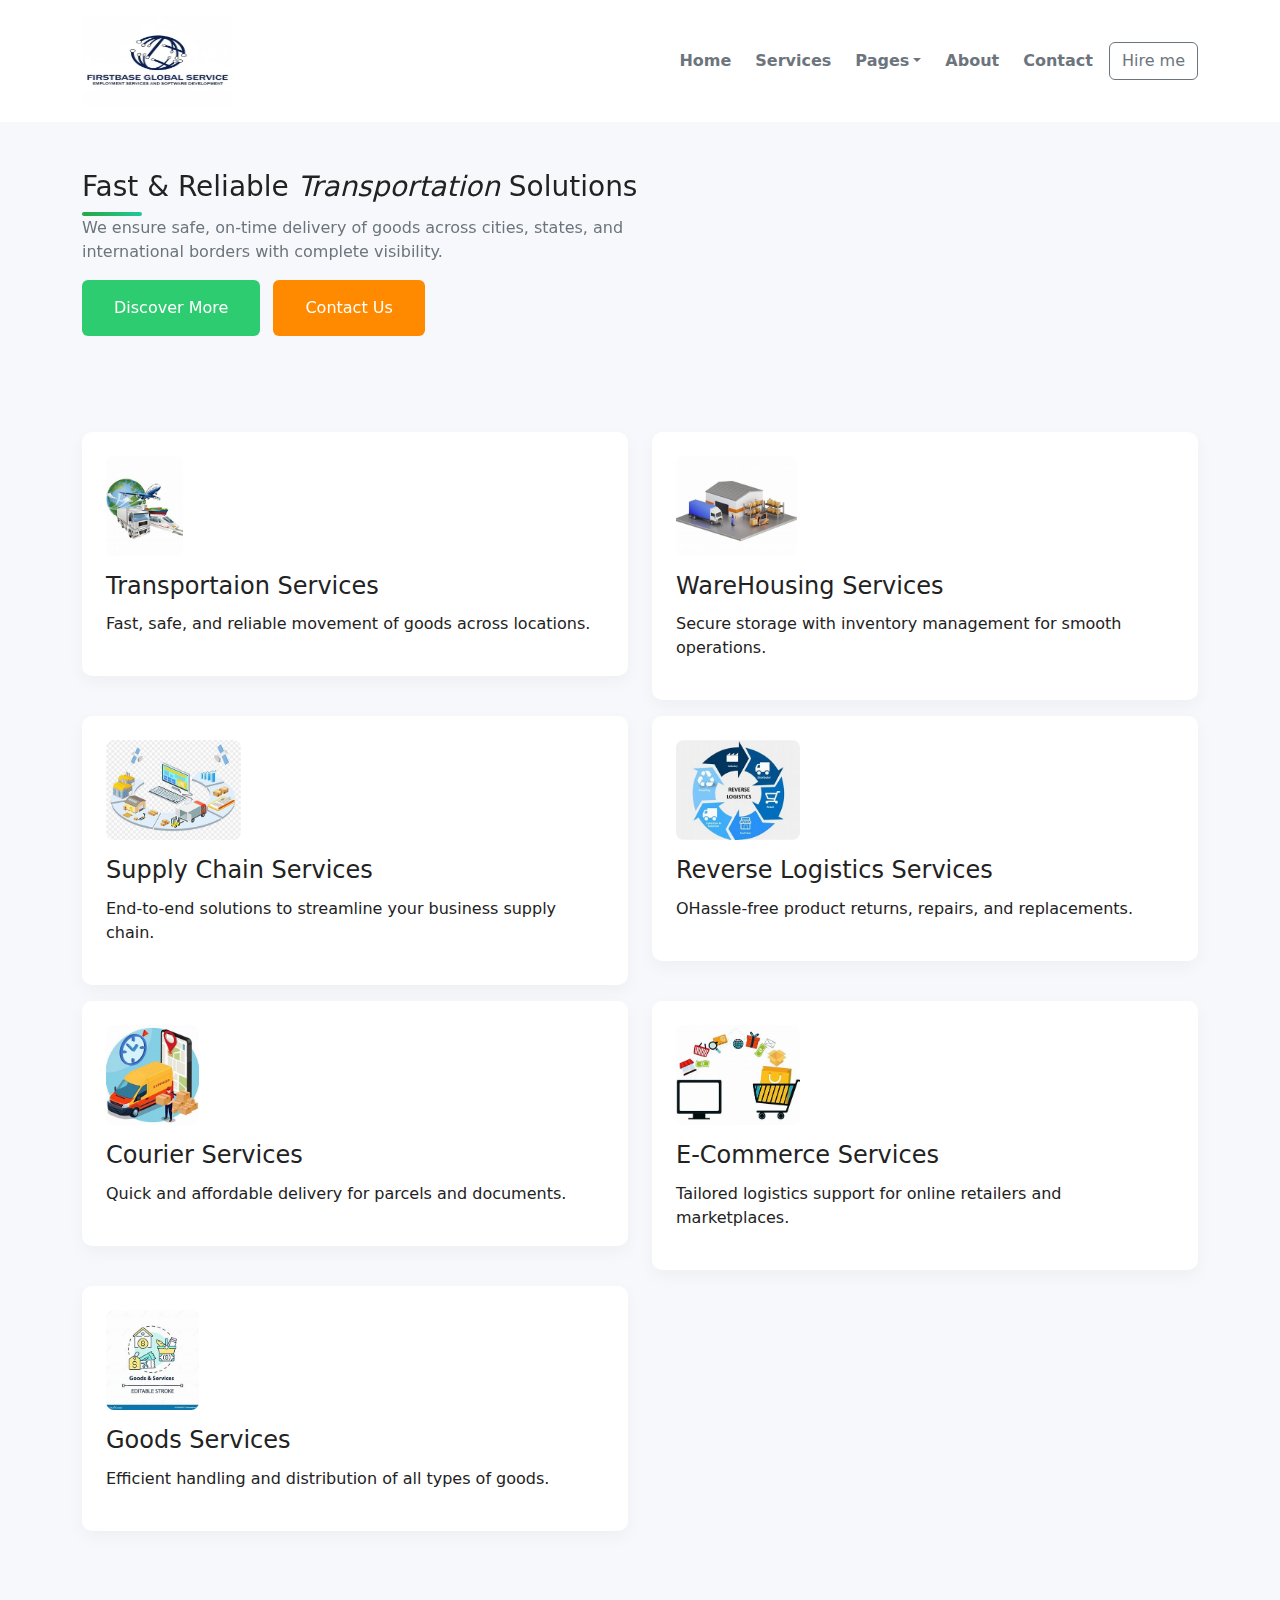
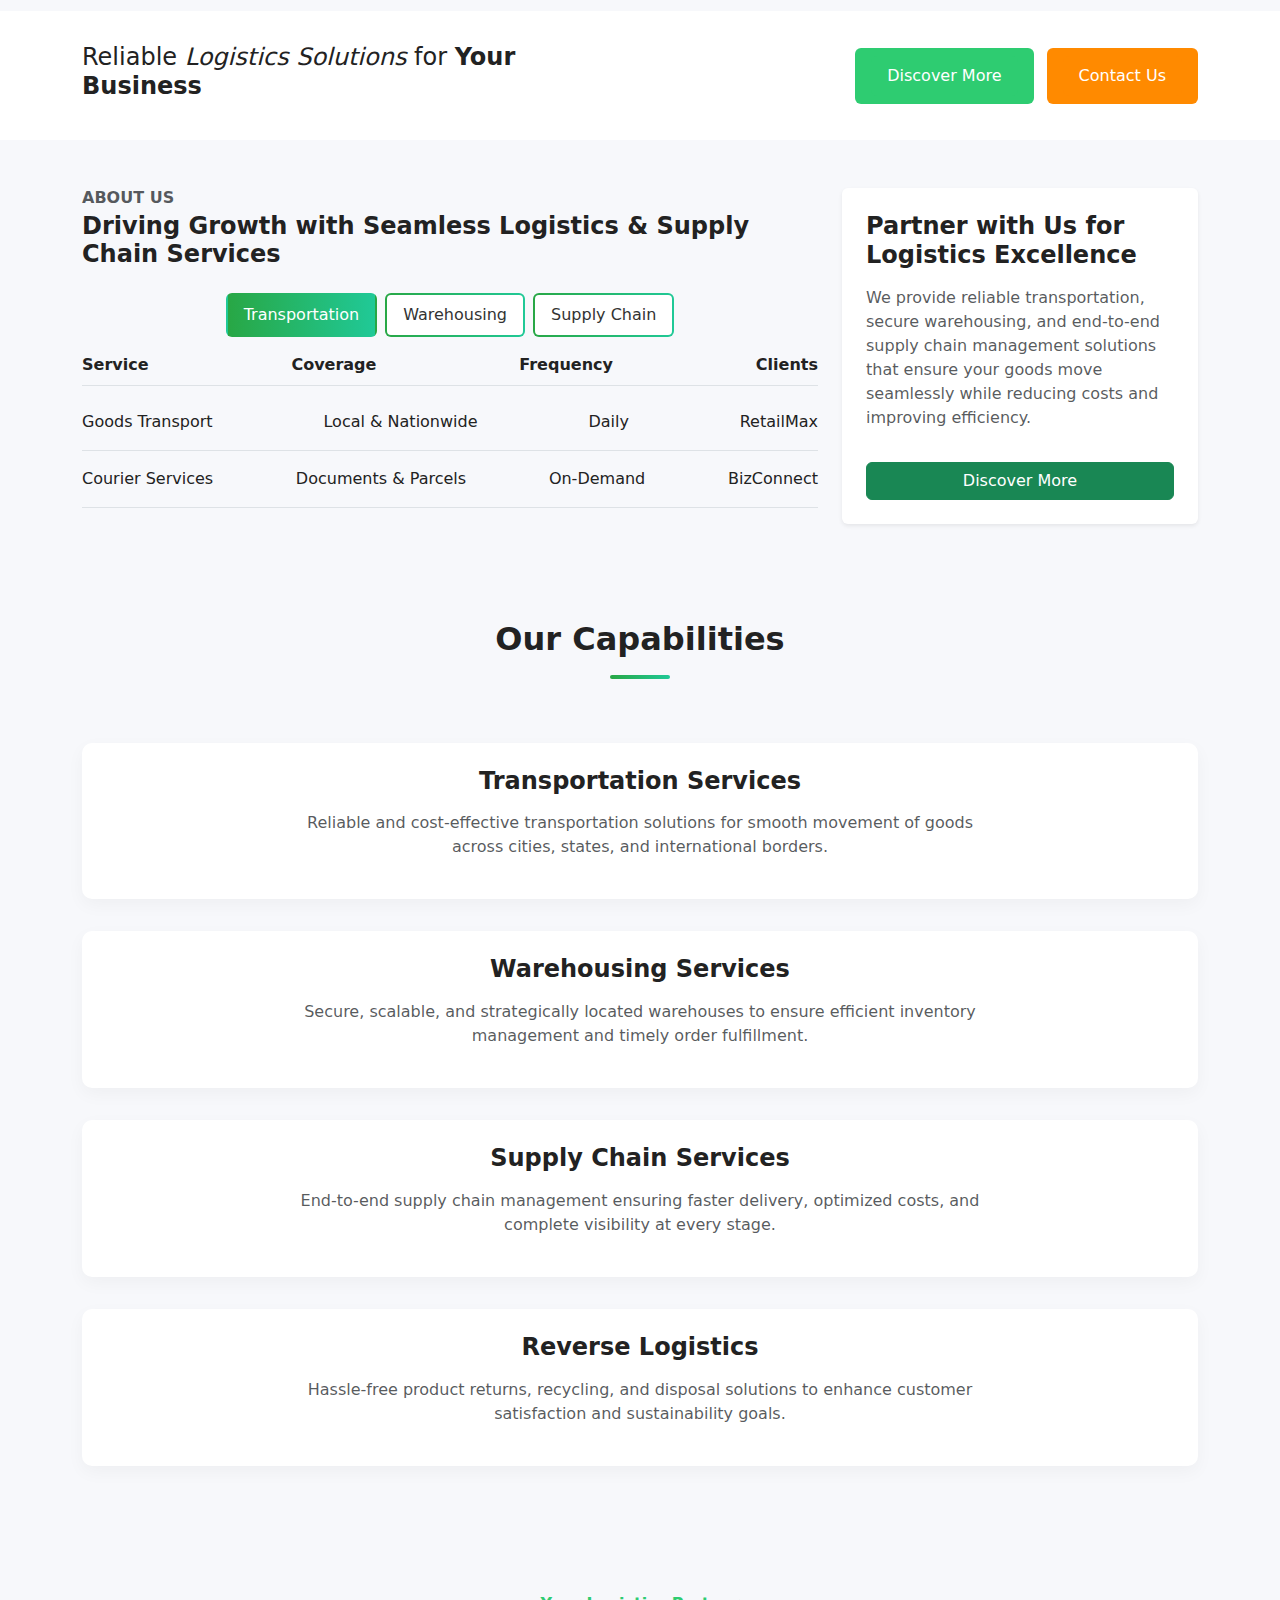
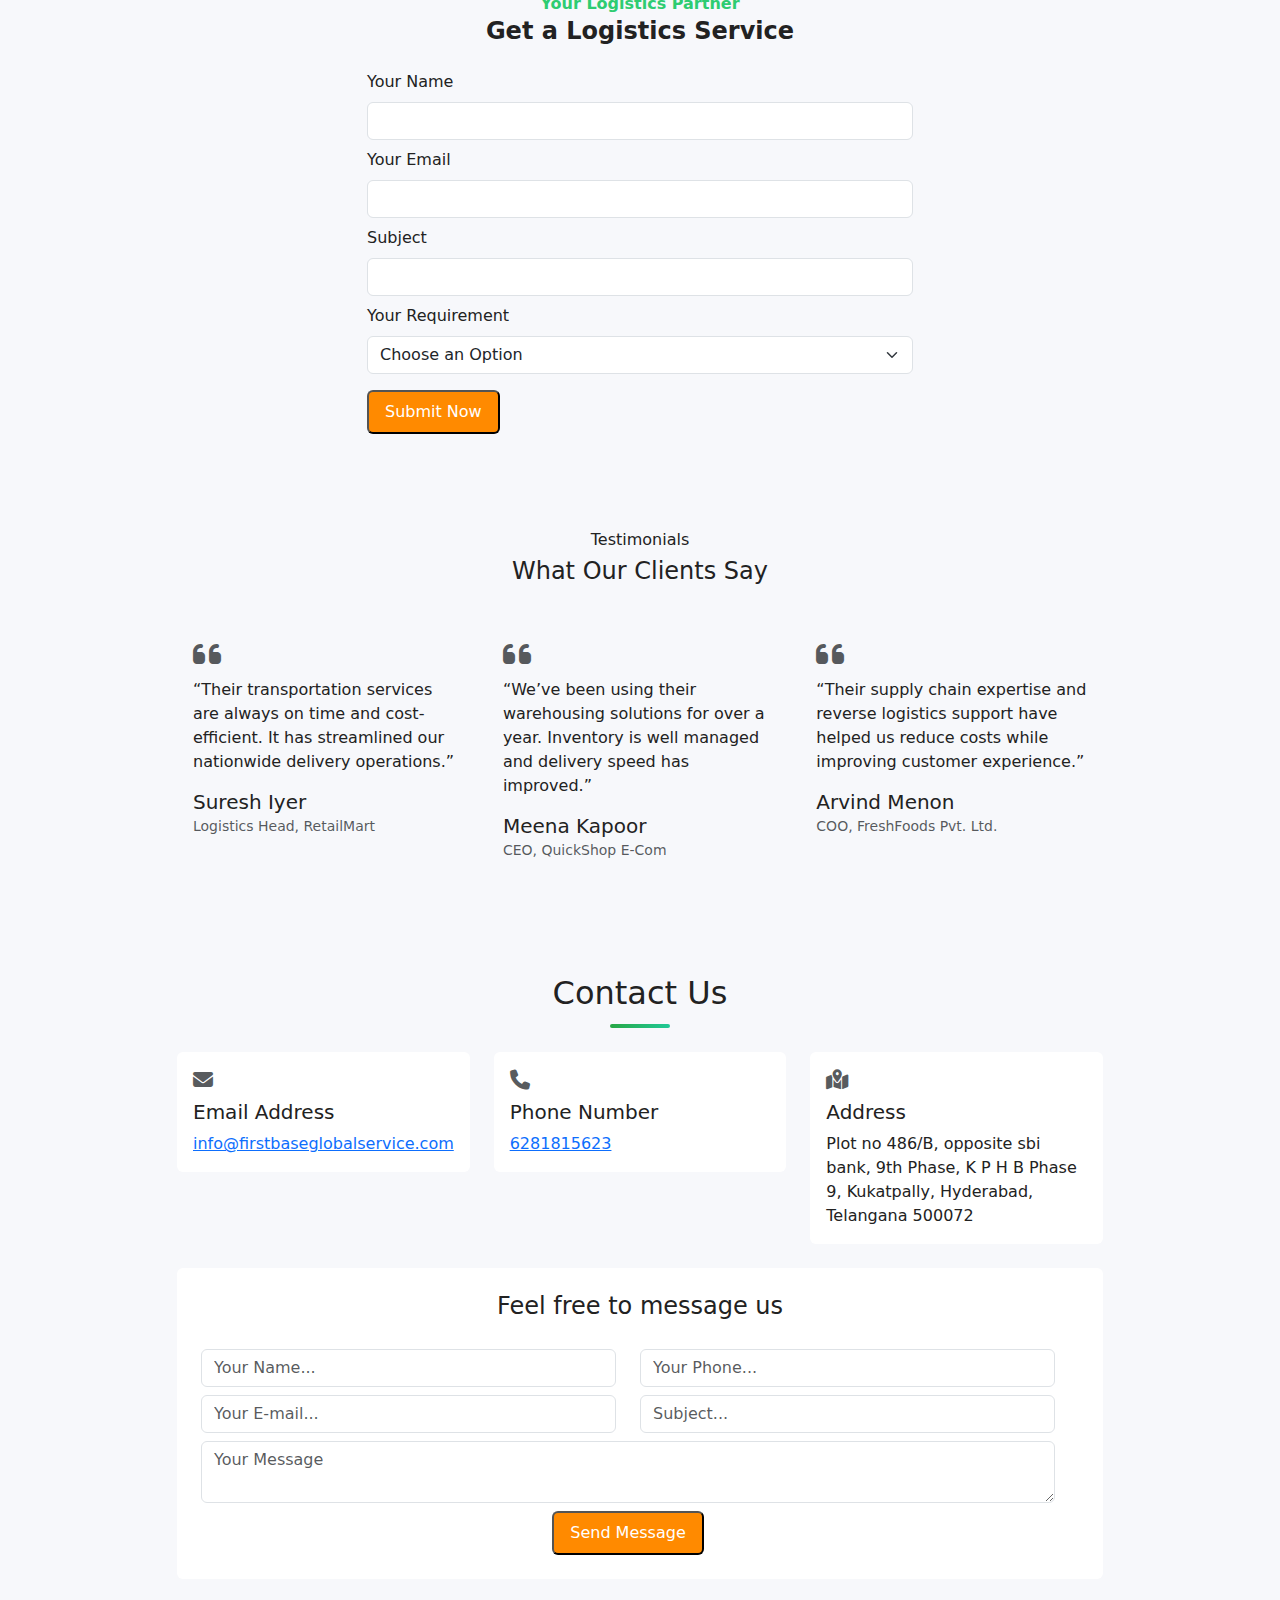
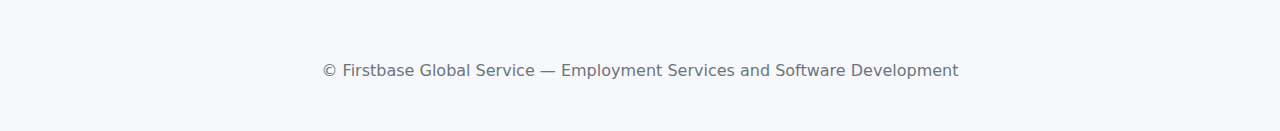
<file: logistics.html>
<!DOCTYPE html>
<html lang="en">
<head>
  <meta charset="utf-8" />
  <meta name="viewport" content="width=device-width, initial-scale=1" />
  <title>Logistics Page</title>

  <!-- Google font -->
  <link href="https://fonts.googleapis.com/css2?family=Poppins:wght@300;400;600;700&display=swap" rel="stylesheet">

  <!-- Bootstrap 5 -->
  <link href="https://cdn.jsdelivr.net/npm/bootstrap@5.3.3/dist/css/bootstrap.min.css" rel="stylesheet">

  <!-- Font Awesome -->
  <link rel="stylesheet" href="https://cdnjs.cloudflare.com/ajax/libs/font-awesome/6.5.0/css/all.min.css">

  <link rel="stylesheet" href="sl.css">
</head>
<body>

    <!-- Header -->
    <!-- NAVBAR -->
    <nav class="navbar navbar-expand-lg bg-white sticky-top">
    <div class="container">
        <a href="#">
          <img src="Imgaes/website-logo.jpeg" alt="Firstbase Global Service" height="90px" width="150px">
        </a>
        <button class="navbar-toggler" type="button" data-bs-toggle="collapse" data-bs-target="#navmenu"
                aria-controls="navmenu" aria-expanded="false" aria-label="Toggle navigation">
        <span class="navbar-toggler-icon"></span>
        </button>

        <div class="collapse navbar-collapse justify-content-end" id="navmenu">
        <ul class="navbar-nav gap-2 align-items-lg-center">
            <li class="nav-item"><a class="nav-link" href="index.html">Home</a></li>
            <li class="nav-item"><a class="nav-link" href="#services">Services</a></li>
            <li class="nav-item dropdown">
                <a class="nav-link dropdown-toggle" href="#" id="pagesDrop" role="button" data-bs-toggle="dropdown" aria-expanded="false">Pages</a>
                <ul class="dropdown-menu" aria-labelledby="pagesDrop">
                    <li><a class="dropdown-item" href="#services">Transportaion Services</a></li>
                    <li><a class="dropdown-item" href="#services">WareHousing Services</a></li>
                    <li><a class="dropdown-item" href="#services">Supply Chain Services</a></li>
                    <li><a class="dropdown-item" href="#services">Reverse Logistics Services</a></li>
                    <li><a class="dropdown-item" href="#services">Courier Services</a></li>
                    <li><a class="dropdown-item" href="#services">E-Commerce Services</a></li>
                    <li><a class="dropdown-item" href="#services">Goods Services</a></li>
                </ul>
            </li>
            <li class="nav-item"><a class="nav-link" href="#about">About</a></li>
            <li class="nav-item"><a class="nav-link" href="#contact">Contact</a></li>
            <li class="nav-item d-none d-lg-block"><a class="btn btn-outline-secondary" href="#contact">Hire me</a></li>
        </ul>
        </div>
    </div>
    </nav>

  <div class="bgcolor">
    <!-- Main carousel (Home) -->
    <section id="top" class="page-section">
      <div id="homeCarousel" class="carousel slide" data-bs-ride="carousel">
        <div class="carousel-inner">
          <div class="carousel-item active">
            <div class="container">
              <div class="row align-items-center">
                <div class="col-lg-7">
                  <div class="header-text">
                    <h3>Fast &amp; Reliable <em>Transportation</em> Solutions</h3>
                    <div class="div-dec"></div>
                    <p>We ensure safe, on-time delivery of goods across cities, states, and international borders with complete visibility.</p>
                    <div class="mt-3">
                      <span class="green-button me-2"><a href="#our-services" class="text-white text-decoration-none">Discover More</a></span>
                      <span class="orange-button"><a href="#contact" class="text-white text-decoration-none">Contact Us</a></span>
                    </div>
                  </div>
                </div>            
              </div>
            </div>
          </div>

          <div class="carousel-item">
            <div class="container">
              <div class="row align-items-center">
                <div class="col-lg-7">
                  <div class="header-text">
                    <h3>Secure &amp; Scalable <em>Warehousing</em></h3>
                    <div class="div-dec"></div>
                    <p>Our strategically located warehouses provide efficient storage, inventory control, and faster order fulfillment.</p>
                    <div class="mt-3">
                      <span class="green-button me-2"><a href="#services" class="text-white text-decoration-none">Discover More</a></span>
                      <span class="orange-button"><a href="#contact" class="text-white text-decoration-none">Contact Us</a></span>
                    </div>
                  </div>
                </div>
              </div>
            </div>
          </div>

          <div class="carousel-item">
            <div class="container">
              <div class="row align-items-center">
                <div class="col-lg-7">
                  <div class="header-text">
                    <h3>Streamlined <em>Supply Chain</em> Management</h3>
                    <div class="div-dec"></div>
                    <p>From sourcing to delivery, we optimize the entire supply chain process to reduce costs and improve efficiency.</p>
                    <div class="mt-3">
                      <span class="green-button me-2"><a href="#about" class="text-decoration-none">Discover More</a></span>
                      <span class="orange-button"><a href="#contact" class="text-decoration-none">Contact Us</a></span>
                    </div>
                  </div>
                </div>              
              </div>
            </div>
          </div>
        </div>

        <button class="carousel-control-prev" type="button" data-bs-target="#homeCarousel" data-bs-slide="prev"></button>
        <button class="carousel-control-next" type="button" data-bs-target="#homeCarousel" data-bs-slide="next"></button>
      </div>
    </section>

    <!-- Services -->
    <section id="services" class="page-section">
      <div class="container">
        <div class="row">
          <div class="col-lg-6">
            <div class="service-item">
              <img src="Imgaes/transportation.jpeg" alt="Transportaion">
              <h4>Transportaion Services</h4>
              <p>Fast, safe, and reliable movement of goods across locations.</p>
            </div>
          </div>
          <div class="col-lg-6">
            <div class="service-item">
              <img src="Imgaes/warehousing.jpeg" alt="warehousing">
              <h4>WareHousing Services</h4>
              <p>Secure storage with inventory management for smooth operations.</p>
            </div>
          </div>
          <div class="col-lg-6">
            <div class="service-item">
              <img src="Imgaes/supply chain.jpeg" alt="Supply chain">
              <h4>Supply Chain Services</h4>
              <p>End-to-end solutions to streamline your business supply chain.</p>
            </div>
          </div>
          <div class="col-lg-6">
            <div class="service-item">
              <img src="Imgaes/reverse logistics.jpeg" alt="Reverse Logistics">
              <h4>Reverse Logistics Services</h4>
              <p>OHassle-free product returns, repairs, and replacements.</p>
            </div>
          </div>
          <div class="col-lg-6">
            <div class="service-item">
              <img src="Imgaes/courier.jpeg" alt="Courier">
              <h4>Courier Services</h4>
              <p>Quick and affordable delivery for parcels and documents.</p>
            </div>
          </div>
          <div class="col-lg-6">
            <div class="service-item">
              <img src="Imgaes/ecommerece.jpeg" alt="E Commerce">
              <h4>E-Commerce Services</h4>
              <p>Tailored logistics support for online retailers and marketplaces.</p>
            </div>
          </div>
          <div class="col-lg-6">
            <div class="service-item">
              <img src="Imgaes/Goods.jpeg" alt="Goods">
              <h4>Goods Services</h4>
              <p>Efficient handling and distribution of all types of goods.</p>
            </div>
          </div>
        </div>
      </div>
    </section>

    <!-- Simple CTA -->
    <section class="simple-cta">
      <div class="container">
        <div class="row align-items-center">
          <div class="col-lg-5">
            <h4>Reliable <em>Logistics Solutions</em> for <strong>Your Business</strong></h4>
          </div>
          <div class="col-lg-7 text-lg-end">
            <div class="buttons">
              <span class="green-button me-2"><a href="#our-services" class="text-white text-decoration-none">Discover More</a></span>
              <span class="orange-button"><a href="#contact" class="text-white text-decoration-none">Contact Us</a></span>
            </div>
          </div>
        </div>
      </div>
    </section>

    <!-- About -->
    <section id="about" class="page-section py-5">
      <div class="container">
        <div class="row g-4">

          <!-- Left Content -->
          <div class="col-lg-8">
            <div class="section-heading mb-4">
              <h6 class="text-uppercase text-muted">About Us</h6>
              <h4 class="fw-bold">Driving Growth with Seamless Logistics & Supply Chain Services</h4>
            </div>

            <div class="naccs">
              <!-- Tabs -->
              <div class="menu d-flex flex-wrap gap-2 mb-3" id="aboutTabs">
                <div class="gradient-border active px-3 py-2 rounded" data-tab="tab1">
                  <span>Transportation</span>
                </div>
                <div class="gradient-border px-3 py-2 rounded" data-tab="tab2">
                  <span>Warehousing</span>
                </div>
                <div class="gradient-border px-3 py-2 rounded" data-tab="tab3">
                  <span>Supply Chain</span>
                </div>
              </div>

              <!-- Tab Content -->
              <ul class="nacc list-unstyled" id="aboutContent">

                <!-- Payroll Processing -->
                <li id="tab1" class="tab-pane">
                  <div class="main-list d-none d-md-flex justify-content-between fw-bold border-bottom pb-2 mb-2">
                    <span>Service</span>
                    <span>Coverage</span>
                    <span>Frequency</span>
                    <span>Clients</span>
                  </div>

                  <div class="list-item border-bottom py-3">
                    <div class="d-flex justify-content-between d-none d-md-flex">
                      <span>Goods Transport</span>
                      <span>Local & Nationwide</span>
                      <span>Daily</span>
                      <span>RetailMax</span>
                    </div>
                    <div class="d-block d-md-none small">
                      <p class="mb-1"><strong>Service:</strong> Goods Transport</p>
                      <p class="mb-1"><strong>Scope:</strong> Local & Nationwide</p>
                      <p class="mb-1"><strong>Frequency:</strong> Daily</p>
                      <p class="mb-0"><strong>Clients:</strong> RetailMax</p>
                    </div>
                  </div>

                  <div class="list-item border-bottom py-3">
                    <div class="d-flex justify-content-between d-none d-md-flex">
                      <span>Courier Services</span>
                      <span>Documents & Parcels</span>
                      <span>On-Demand</span>
                      <span>BizConnect</span>
                    </div>
                    <div class="d-block d-md-none small">
                      <p class="mb-1"><strong>Service:</strong> Courier Services</p>
                      <p class="mb-1"><strong>Scope:</strong> Documents & Parcels</p>
                      <p class="mb-1"><strong>Frequency:</strong> On-Demand</p>
                      <p class="mb-0"><strong>Clients:</strong> BizConnect</p>
                    </div>
                  </div>
                </li>

                <!-- Compliance & Audit -->
                <li id="tab2" class="tab-pane d-none">
                  <div class="main-list d-none d-md-flex justify-content-between fw-bold border-bottom pb-2 mb-2">
                    <span>Service</span>
                    <span>Scope</span>
                    <span>Frequency</span>
                    <span>Clients</span>
                  </div>

                  <div class="list-item py-3">
                    <div class="d-flex justify-content-between d-none d-md-flex">
                      <span>Inventory Management</span>
                      <span>Secure Warehousing</span>
                      <span>Ongoing</span>
                      <span>E-Shopper</span>
                    </div>
                    <div class="d-block d-md-none small">
                      <p class="mb-1"><strong>Service:</strong> Inventory Managemen</p>
                      <p class="mb-1"><strong>Focus:</strong> Secure Warehousing</p>
                      <p class="mb-1"><strong>Frequency:</strong> Ongoing</p>
                      <p class="mb-0"><strong>Clients:</strong> E-Shopper</p>
                    </div>
                  </div>

                  <div class="list-item py-3">
                    <div class="d-flex justify-content-between d-none d-md-flex">
                      <span>Cold Storage</span>
                      <span>Perishable Goods</span>
                      <span>Ongoing</span>
                      <span>AgriFresh</span>
                    </div>
                    <div class="d-block d-md-none small">
                      <p><strong>Service:</strong> Cold Storage</p>
                      <p><strong>Scope:</strong> Perishable Goods</p>
                      <p><strong>Frequency:</strong> Ongoing</p>
                      <p><strong>Clients:</strong> AgriFresh</p>
                    </div>
                  </div>
                </li>

                <!-- HR Outsourcing -->
                <li id="tab3" class="tab-pane d-none">
                  <div class="main-list d-none d-md-flex justify-content-between fw-bold border-bottom pb-2 mb-2">
                    <span>Service</span>
                    <span>Focus</span>
                    <span>Frequency</span>
                    <span>Clients</span>
                  </div>

                  <div class="list-item py-3">
                    <div class="d-flex justify-content-between d-none d-md-flex">
                      <span>Supply Chain Solutions</span>
                      <span>End-to-End Logistics</span>
                      <span>Project-Based</span>
                      <span>GlobalTrade Inc.</span>
                    </div>
                    <div class="d-block d-md-none small">
                      <p class="mb-1"><strong>Service:</strong> Supply Chain Solutions</p>
                      <p class="mb-1"><strong>Type:</strong> End-to-End Logistics</p>
                      <p class="mb-1"><strong>Scope:</strong> Project-Based</p>
                      <p class="mb-0"><strong>Clients:</strong> GlobalTrade Inc.</p>
                    </div>
                  </div>

                  <div class="list-item py-3">
                    <div class="d-flex justify-content-between d-none d-md-flex">
                      <span>Reverse Logistics</span>
                      <span>Returns & Replacements</span>
                      <span>On-Demand</span>
                      <span>ShopEase</span>
                    </div>
                    <div class="d-block d-md-none small">
                      <p class="mb-1"><strong>Service:</strong> Reverse Logistics</p>
                      <p class="mb-1"><strong>Type:</strong> Returns & Replacements</p>
                      <p class="mb-1"><strong>Scope:</strong> On-Demand</p>
                      <p class="mb-0"><strong>Clients:</strong> ShopEase</p>
                    </div>
                  </div>
                </li>

              </ul>
            </div>
          </div>

          <!-- Right Content -->
          <div class="col-lg-4">
            <div class="right-content p-4 bg-white rounded shadow-sm h-100 d-flex flex-column justify-content-between">
              <div>
                <h4 class="fw-bold mb-3">Partner with Us for Logistics Excellence</h4>
                <p class="text-muted">
                  We provide reliable transportation, secure warehousing, and end-to-end supply chain management solutions that ensure your goods move seamlessly while reducing costs and improving efficiency.
                </p>
              </div>
              <div>
                <a href="#contact" class="btn btn-success w-100">Discover More</a>
              </div>
            </div>
          </div>

        </div>
      </div>
    </section>


    <!-- Our Services (detailed) -->
    <section id="our-services" class="page-section py-5">
      <div class="container">
        <!-- Section Heading -->
        <div class="row mb-5">
          <div class="col-12 text-center">
            <h2 class="fw-bold">Our Capabilities</h2>
            <div class="div-dec mx-auto my-3"></div>
          </div>
        </div>
      
        <!-- Service 1 -->
        <div class="service-item mb-5">
          <div class="row justify-content-center">
            <div class="col-lg-8 text-center">
              <h4 class="fw-bold mb-3">Transportation Services</h4>
              <p class="text-muted">
                Reliable and cost-effective transportation solutions for smooth movement of goods across cities, states, and international borders.
              </p>
            </div>
          </div>
        </div>
      
        <!-- Service 2 -->
        <div class="service-item mb-5">
          <div class="row justify-content-center">
            <div class="col-lg-8 text-center">
              <h4 class="fw-bold mb-3">Warehousing Services</h4>
              <p class="text-muted">
                Secure, scalable, and strategically located warehouses to ensure efficient inventory management and timely order fulfillment.
              </p>
            </div>
          </div>
        </div>
      
        <!-- Service 3 -->
        <div class="service-item mb-5">
          <div class="row justify-content-center">
            <div class="col-lg-8 text-center">
              <h4 class="fw-bold mb-3">Supply Chain Services</h4>
              <p class="text-muted">
                End-to-end supply chain management ensuring faster delivery, optimized costs, and complete visibility at every stage.
              </p>
            </div>
          </div>
        </div>
      
        <!-- Service 4 -->
        <div class="service-item mb-5">
          <div class="row justify-content-center">
            <div class="col-lg-8 text-center">
              <h4 class="fw-bold mb-3">Reverse Logistics</h4>
              <p class="text-muted">
                Hassle-free product returns, recycling, and disposal solutions to enhance customer satisfaction and sustainability goals.
              </p>
            </div>
          </div>
        </div>
      
      </div>
    </section>

    <!-- Logistics Inquiry Form -->
    <section class="page-section py-5 d-flex align-items-center">
      <div class="container">
        <div class="row justify-content-center">
          <div class="col-lg-6 col-md-8">
            <div class="section-heading text-center mb-4">
              <h6>Your Logistics Partner</h6>
              <h4>Get a Logistics  Service</h4>
            </div>
          
            <form id="calculate" onsubmit="event.preventDefault(); alert('Form submitted (demo).');">
              <div class="mb-2">
                <label for="cName" class="form-label">Your Name</label>
                <input id="cName" class="form-control" required>
              </div>
              <div class="mb-2">
                <label for="cEmail" class="form-label">Your Email</label>
                <input id="cEmail" class="form-control" type="email" required>
              </div>
              <div class="mb-2">
                <label for="cSubject" class="form-label">Subject</label>
                <input id="cSubject" class="form-control">
              </div>
              <div class="mb-2">
                <label for="chooseOption" class="form-label">Your Requirement</label>
                <select id="chooseOption" class="form-select">
                  <option>Choose an Option</option>
                  <option>Transportation Services</option>
                  <option>Warehousing Services</option>
                  <option>Supply Chain Services</option>
                  <option>Reverse Logistics Services</option>
                  <option>Courier Services</option>
                  <option>E-Commerce Logistics</option>
                  <option>Goods Delivery</option>
                </select>
              </div>
              <button class="orange-button mt-2" type="submit">Submit Now</button>
            </form>
          </div>
        </div>
      </div>
    </section>

    <!-- Testimonials -->
    <section id="testimonials" class="page-section">
      <div class="container">
        <div class="row">
          <div class="col-lg-6 offset-lg-3 text-center mb-4">
            <h6>Testimonials</h6>
            <h4>What Our Clients Say</h4>
          </div>
          <div class="col-lg-10 offset-lg-1">
            <div class="d-flex gap-3 flex-column flex-md-row">

              <div class="owl-testimonials item p-3">
                <i class="fa fa-quote-left fa-2x mb-2 text-muted"></i>
                <p>“Their transportation services are always on time and cost-efficient. It has streamlined our nationwide delivery operations.”</p>
                <h5 class="mb-0">Suresh Iyer</h5>
                <small class="text-muted">Logistics Head, RetailMart</small>
              </div>
            
              <div class="owl-testimonials item p-3">
                <i class="fa fa-quote-left fa-2x mb-2 text-muted"></i>
                <p>“We’ve been using their warehousing solutions for over a year. Inventory is well managed and delivery speed has improved.”</p>
                <h5 class="mb-0">Meena Kapoor</h5>
                <small class="text-muted">CEO, QuickShop E-Com</small>
              </div>
            
              <div class="owl-testimonials item p-3">
                <i class="fa fa-quote-left fa-2x mb-2 text-muted"></i>
                <p>“Their supply chain expertise and reverse logistics support have helped us reduce costs while improving customer experience.”</p>
                <h5 class="mb-0">Arvind Menon</h5>
                <small class="text-muted">COO, FreshFoods Pvt. Ltd.</small>
              </div>
            
            </div>
          </div>
        </div>
      </div>
    </section>

    <!-- Contact -->
    <section id="contact" class="page-section">
      <div class="container">
        <div class="row">
          <div class="col-12 text-center mb-3">
            <h2>Contact Us</h2>
            <div class="div-dec" style="margin:0.5rem auto"></div>
          </div>

          <div class="col-lg-10 offset-lg-1">
            <div class="row">
              <div class="col-lg-4">
                <div class="info-item p-3 bg-white rounded">
                  <i class="fa fa-envelope fa-lg text-muted"></i>
                  <h5 class="mt-2">Email Address</h5>
                  <a href="mailto:info@company.com">info@firstbaseglobalservice.com</a>
                </div>
              </div>
              <div class="col-lg-4">
                <div class="info-item p-3 bg-white rounded">
                  <i class="fa fa-phone fa-lg text-muted"></i>
                  <h5 class="mt-2">Phone Number</h5>
                  <a href="tel:6281815623">6281815623</a>
                </div>
              </div>
              <div class="col-lg-4">
                <div class="info-item p-3 bg-white rounded">
                  <i class="fa fa-map-marked-alt fa-lg text-muted"></i>
                  <h5 class="mt-2">Address</h5>
                  <span>Plot no 486/B, opposite sbi bank, 9th Phase, K P H B Phase 9, Kukatpally, Hyderabad, Telangana 500072</span>
                </div>
              </div>
            </div>

            <div class="contact-us-form mt-4 p-4 bg-white rounded">
              <div class="row">
                <div class="col-lg-6 offset-lg-3 text-center mb-3">
                  <h4>Feel free to message us</h4>
                </div>

                <form id="contactForm" onsubmit="event.preventDefault(); alert('Message sent (demo)');" class="row">
                  <div class="col-lg-6 mb-2"><input class="form-control" placeholder="Your Name..." required></div>
                  <div class="col-lg-6 mb-2"><input class="form-control" placeholder="Your Phone..." required></div>
                  <div class="col-lg-6 mb-2"><input class="form-control" placeholder="Your E-mail..." type="email" required></div>
                  <div class="col-lg-6 mb-2"><input class="form-control" placeholder="Subject..."></div>
                  <div class="col-12 mb-2"><textarea class="form-control" placeholder="Your Message"></textarea></div>
                  <div class="col-12 text-center"><button class="orange-button" type="submit">Send Message</button></div>
                </form>

              </div>
            </div>

          </div>

        </div>
      </div>
    </section>
  </div>

  <!-- Footer -->
  <footer>
    <div class="container">
      <div class="row">
        <div class="col-lg-12">
          <p>© <span id="year"></span> Firstbase Global Service — Employment Services and Software Development</p>
        </div>
      </div>
    </div>
  </footer>

  <!-- Bootstrap JS + dependencies (Popper included) -->
  <script src="https://cdn.jsdelivr.net/npm/bootstrap@5.3.3/dist/js/bootstrap.bundle.min.js"></script>

  <script>
    // Mobile menu toggle
    const menuToggle = document.getElementById('menuToggle');
    const mobileNav = document.getElementById('mobileNav');
    menuToggle?.addEventListener('click', () => {
      if (mobileNav.style.display === 'none' || mobileNav.style.display === '') {
        mobileNav.style.display = 'block';
      } else {
        mobileNav.style.display = 'none';
      }
    });

    // Simple about tabs switching (works without third-party)
    document.querySelectorAll('#aboutTabs .gradient-border').forEach(tab => {
      tab.addEventListener('click', function () {
        document.querySelectorAll('#aboutTabs .gradient-border').forEach(t => t.classList.remove('active'));
        this.classList.add('active');
        document.querySelectorAll('#aboutContent li').forEach(c => c.classList.add('d-none'));
        document.getElementById(this.getAttribute('data-tab')).classList.remove('d-none');
      });
    });

    // Minimal accordion behavior for any .accordion-card used
    document.querySelectorAll('.accordion-card .accordion-head').forEach(head => {
      head.addEventListener('click', () => {
        const body = head.parentElement.querySelector('.accordion-body');
        if (!body) return;
        if (body.style.display === 'block') { body.style.display = 'none'; }
        else { body.style.display = 'block'; }
      });
    });

    // preserve nav active state on scroll (simple)
    const links = document.querySelectorAll('.main-nav .nav-link');
    const sections = [...document.querySelectorAll('section[id]'), document.getElementById('top')];
    window.addEventListener('scroll', () => {
      const y = window.scrollY + 120;
      sections.forEach(sec => {
        const top = sec.offsetTop;
        const h = sec.offsetHeight;
        if (y >= top && y < top + h) {
          links.forEach(l => l.classList.remove('active'));
          const id = sec.id;
          const link = document.querySelector('.main-nav .nav-link[href="#' + id + '"]');
          if (link) link.classList.add('active');
        }
      });
    });
  </script>

</body>
</html>
</file>
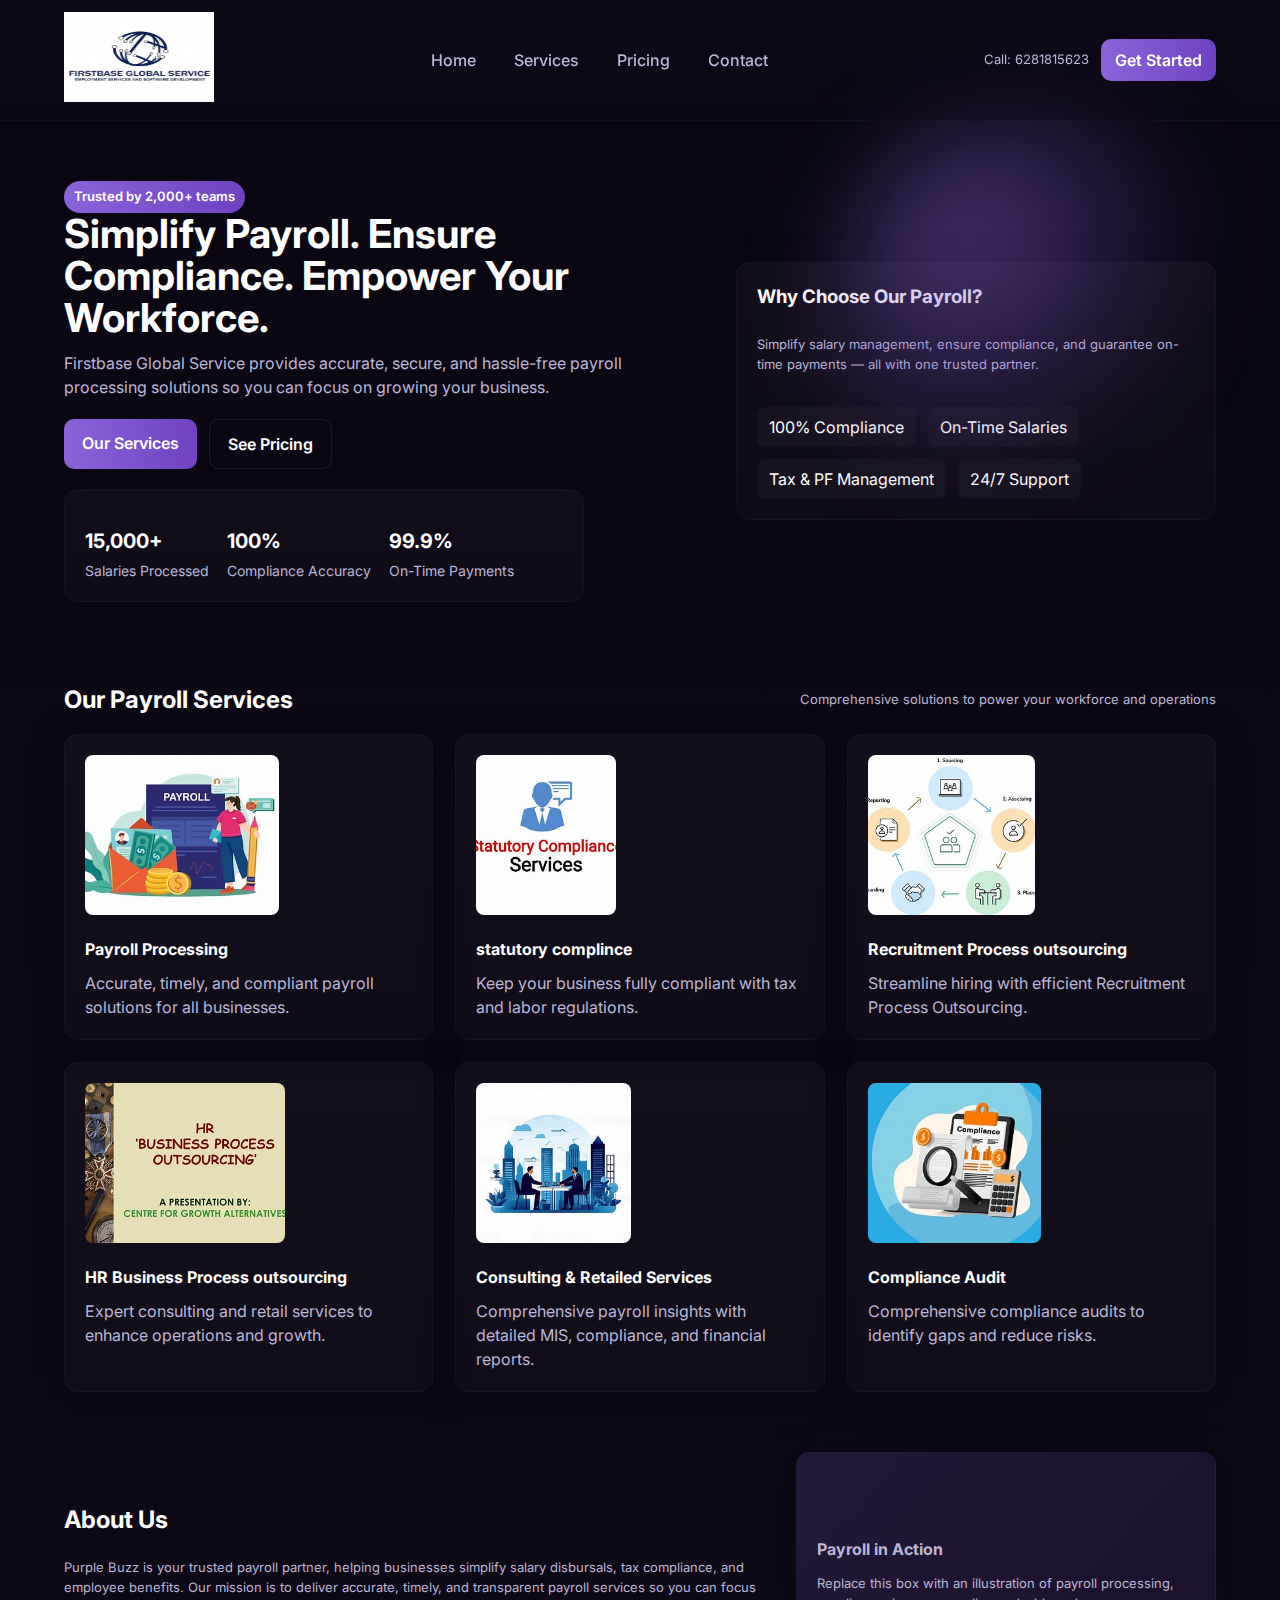
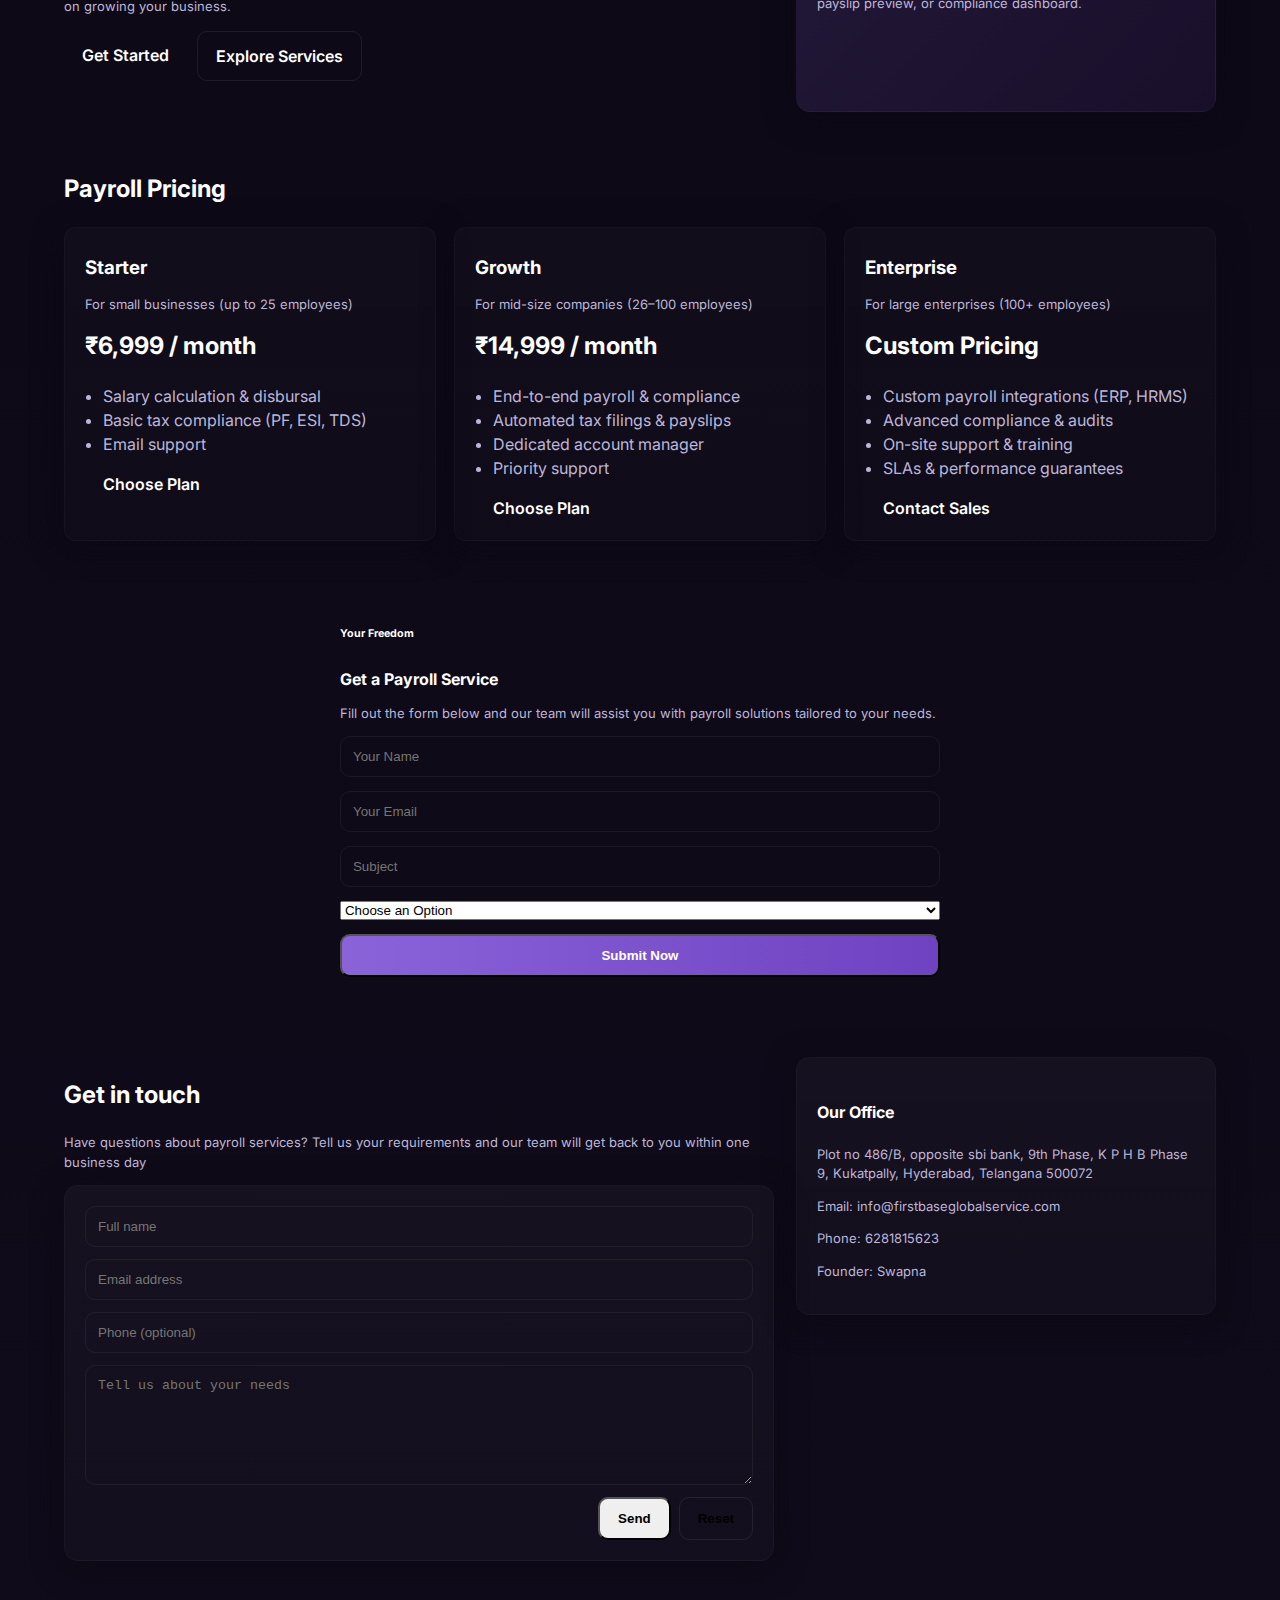
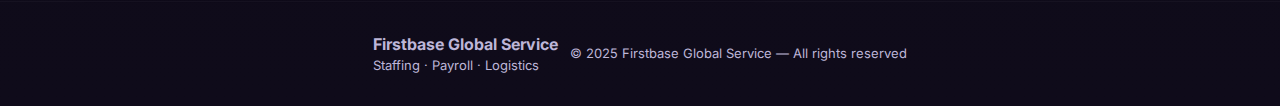
<file: payroll1.html>
<!doctype html>
<html lang="en">
<head>
  <meta charset="utf-8">
  <meta name="viewport" content="width=device-width, initial-scale=1">
  <title>Payroll Page</title>
  <link href="https://fonts.googleapis.com/css2?family=Inter:wght@300;400;600;700&display=swap" rel="stylesheet">
  <link rel="stylesheet" href="payroll1.css">
 
</head>
<body>
  <div class="decorative-blob" aria-hidden="true"></div>
  <header>
    <div class="container nav">
      <a href="#">
          <img src="Imgaes/website-logo.jpeg" alt="Firstbase Global Service" height="90px" width="150px">
        </a>
      <nav>
        <button class="menu-toggle" aria-expanded="false" aria-controls="mobile-nav">☰</button>
        <ul>
          <li><a href="index.html">Home</a></li>
          <li><a href="#services">Services</a></li>
          <li><a href="#pricing">Pricing</a></li>
          <li><a href="#contact">Contact</a></li>
        </ul>
      </nav>
      <div style="display:flex; gap:12px; align-items:center">
        <div class="muted-small">Call: 6281815623</div>
        <a class="cta" href="#contact">Get Started</a>
      </div>
    </div>
  </header>

  <main class="container">
    <section id="home" class="hero">
      <div class="hero-left">
        <span class="eyebrow">Trusted by 2,000+ teams</span>
        <h1>Simplify Payroll. Ensure Compliance. Empower Your Workforce.</h1>
        <p>Firstbase Global Service provides accurate, secure, and hassle-free payroll processing solutions so you can focus on growing your business.</p>
        <div class="hero-cta">
          <a class="btn" href="#services" style="background: linear-gradient(90deg,var(--purple-2),var(--purple-1));">Our Services</a>
          <a class="btn btn-outline" href="#pricing">See Pricing</a>
        </div>
        <div class="card" style="margin-top:20px; max-width:520px">
          <div class="stats">
            <div class="stat">
              <h3>15,000+</h3>
              <p>Salaries Processed</p>
            </div>
            <div class="stat">
              <h3>100%</h3>
              <p>Compliance Accuracy</p>
            </div>
            <div class="stat">
              <h3>99.9%</h3>
              <p>On-Time Payments</p>
            </div>
          </div>
        </div>
      </div>

      <aside class="card" aria-hidden="false">
        <div style="display:flex; flex-direction:column; gap:12px">
          <h3 style="margin:0">Why Choose Our Payroll?</h3>
          <p class="muted-small">Simplify salary management, ensure compliance, and guarantee on-time payments — all with one trusted partner.</p>
          <div style="display:flex; gap:12px; margin-top:8px; flex-wrap:wrap">
            <div style="padding:8px 12px; border-radius:8px; background:rgba(255,255,255,0.03)">100% Compliance</div>
            <div style="padding:8px 12px; border-radius:8px; background:rgba(255,255,255,0.03)">On-Time Salaries</div>
            <div style="padding:8px 12px; border-radius:8px; background:rgba(255,255,255,0.03)">Tax & PF Management</div>
            <div style="padding:8px 12px; border-radius:8px; background:rgba(255,255,255,0.03)">24/7 Support</div>
          </div>
        </div>
      </aside>
    </section>

    <section id="services" class="features">
      <div style="display:flex; justify-content:space-between; align-items:center; margin-bottom:16px">
        <h2 style="margin:0">Our Payroll Services</h2>
        <div class="muted-small">Comprehensive solutions to power your workforce and operations</div>
      </div>
        <div class="grid">
        <div class="feature card">
          <img src="Imgaes/payroll staf.jpeg" alt="Payroll Processing">
          <h4>Payroll Processing</h4>
          <p>Accurate, timely, and compliant payroll solutions for all businesses.</p>
        </div>
        <div class="feature card">
          <img src="Imgaes/statuatory staffing.jpeg" alt="Statutory Compliance">
          <h4>statutory complince</h4>
          <p>Keep your business fully compliant with tax and labor regulations.</p>
        </div>
        <div class="feature card">
          <img src="Imgaes/Recruitment.jpeg" alt="Recruitment Process Outsourcing">
          <h4>Recruitment Process outsourcing</h4>
          <p>Streamline hiring with efficient Recruitment Process Outsourcing.</p>
        </div>
        <div class="feature card">
          <img src="Imgaes/HR.jpeg" alt="HR Business Process Outsourcing">
          <h4>HR Business Process outsourcing</h4>
          <p>Expert consulting and retail services to enhance operations and growth.</p>
        </div>
        <div class="feature card">
          <img src="Imgaes/consulting.jpeg" alt="Consulting & Retail Services">
          <h4>Consulting & Retailed Services</h4>
          <p>Comprehensive payroll insights with detailed MIS, compliance, and financial reports.</p>
        </div>
        <div class="feature card">
          <img src="Imgaes/complince.jpeg" alt="Compliance Audit">
          <h4>Compliance Audit</h4>
          <p>Comprehensive compliance audits to identify gaps and reduce risks.</p>
        </div>
      </div>
    </section>

    <section id="about" style="padding:20px 0">
      <div class="about">
        <div class="text">
          <h2>About Us</h2>
          <p class="muted-small">Purple Buzz is your trusted payroll partner, helping businesses simplify salary disbursals, tax compliance, and employee benefits. 
          Our mission is to deliver accurate, timely, and transparent payroll services so you can focus on growing your business.</p>
          <div style="margin-top:14px; display:flex; gap:10px; flex-wrap:wrap">
            <a class="btn" href="#contact">Get Started</a>
            <a class="btn btn-outline" href="#">Explore Services</a>
          </div>
        </div>
        <div class="visual card">
          <div>
            <strong>Payroll in Action</strong>
            <p class="muted-small">Replace this box with an illustration of payroll processing, payslip preview, or compliance dashboard.</p>
          </div>
        </div>
      </div>
    </section>

    <section id="pricing" style="padding:20px 0">
      <h2>Payroll Pricing</h2>
      <div class="pricing" style="margin-top:16px">
        <div class="plan card">
          <h3>Starter</h3>
          <p class="muted-small">For small businesses (up to 25 employees)</p>
          <h2 style="margin-top:12px">₹6,999 / month</h2>
          <ul>
            <li>Salary calculation & disbursal</li>
            <li>Basic tax compliance (PF, ESI, TDS)</li>
            <li>Email support</li>
          </ul>
          <div style="margin-top:12px"><a class="btn" href="#contact">Choose Plan</a></div>
        </div>
        <div class="plan card">
          <h3>Growth</h3>
          <p class="muted-small">For mid-size companies (26–100 employees)</p>
          <h2 style="margin-top:12px">₹14,999 / month</h2>
          <ul>
            <li>End-to-end payroll & compliance</li>
            <li>Automated tax filings & payslips</li>
            <li>Dedicated account manager</li>
            <li>Priority support</li>
          </ul>
          <div style="margin-top:12px"><a class="btn" href="#contact">Choose Plan</a></div>
        </div>
        <div class="plan card">
          <h3>Enterprise</h3>
          <p class="muted-small">For large enterprises (100+ employees)</p>
          <h2 style="margin-top:12px">Custom Pricing</h2>
          <ul>
            <li>Custom payroll integrations (ERP, HRMS)</li>
            <li>Advanced compliance & audits</li>
            <li>On-site support & training</li>
            <li>SLAs & performance guarantees</li>
          </ul>
          <div style="margin-top:12px"><a class="btn" href="#contact">Contact Sales</a></div>
        </div>
      </div>
    </section>

    <section class="page-section" id="calculate-section">
      <div class="container">
        <div style="max-width:600px; margin:0 auto">
          <div class="section-heading text-center mb-4">
            <h6>Your Freedom</h6>
            <h4>Get a Payroll Service</h4>
            <p class="muted-small">Fill out the form below and our team will assist you with payroll solutions tailored to your needs.</p>
          </div>
        
          <form id="calculate" onsubmit="event.preventDefault(); alert('Form submitted (demo).');" style="display:grid; gap:14px;">
            <input id="cName" class="form-control" placeholder="Your Name" required>
            <input id="cEmail" class="form-control" type="email" placeholder="Your Email" required>
            <input id="cSubject" class="form-control" placeholder="Subject">
            <select id="chooseOption" class="form-select">
              <option>Choose an Option</option>
              <option>Payroll Processing</option>
              <option>Statutory Compliance</option>
              <option>Recruitment Process Outsourcing</option>
              <option>HR Business Process Outsourcing</option>
              <option>Compliance Audit</option>
            </select>
            <button class="btn" type="submit" style="background: linear-gradient(90deg,var(--purple-2),var(--purple-1)); color:#fff; padding:12px; border-radius:10px; font-weight:600">Submit Now</button>
          </form>
        </div>
      </div>
    </section>


    <section id="contact" class="contact">
      <div>
        <h2>Get in touch</h2>
        <p class="muted-small">Have questions about payroll services? Tell us your requirements and our team will get back to you within one business day</p>
        <form class="card" onsubmit="event.preventDefault(); alert('Thanks — we will contact you!')">
          <input type="text" placeholder="Full name" required>
          <input type="email" placeholder="Email address" required>
          <input type="tel" placeholder="Phone (optional)">
          <textarea placeholder="Tell us about your needs" required></textarea>
          <div style="display:flex; gap:8px; justify-content:flex-end">
            <button class="btn" type="submit">Send</button>
            <button class="btn btn-outline" type="reset">Reset</button>
          </div>
        </form>
      </div>
      <aside class="card">
        <h4>Our Office</h4>
        <p class="muted-small">Plot no 486/B, opposite sbi bank, 9th Phase, K P H B Phase 9, Kukatpally, Hyderabad, Telangana 500072</p>
        <p class="muted-small">Email: info@firstbaseglobalservice.com</p>
        <p class="muted-small">Phone: 6281815623</p>
        <p class="muted-small">Founder: Swapna</p>
      </aside>
    </section>

  </main>

  <footer>
    <div class="container" style="display:flex; justify-content:center; align-items:center; gap:12px; flex-wrap:wrap">
      <div>
        <strong>Firstbase Global Service</strong>
        <div class="muted-small">Staffing · Payroll · Logistics</div>
      </div>
      <div class="muted-small">© 2025 Firstbase Global Service — All rights reserved</div>
    </div>
  </footer>

  <div id="mobile-nav" class="mobile-nav" aria-hidden="true">
    <div style="display:flex; justify-content:space-between; align-items:center; ">
      <button class="menu-toggle">✕</button>
    </div>
    <ul>
      <li><a href="index.html">Home</a></li>
      <li><a href="#services">Services</a></li>
      <li><a href="#pricing">Pricing</a></li>
      <li><a href="#contact">Contact</a></li>
    </ul>
  </div>

  <script>
    // mobile nav toggle
    const toggles = document.querySelectorAll('.menu-toggle');
    const mobile = document.getElementById('mobile-nav');
    toggles.forEach(btn=>{
      btn.addEventListener('click', ()=>{
        const open = mobile.classList.toggle('open');
        mobile.setAttribute('aria-hidden', open ? 'false' : 'true');
      })
    });

    // simple smooth scroll for anchor links
    document.querySelectorAll('a[href^="#"]').forEach(a=>{
      a.addEventListener('click', (e)=>{
        const href = a.getAttribute('href');
        if(href.length>1){
          e.preventDefault();
          document.querySelector(href).scrollIntoView({behavior:'smooth', block:'start'});
          if(mobile.classList.contains('open')) mobile.classList.remove('open');
        }
      })
    });
  </script>
</body>
</html>
</file>
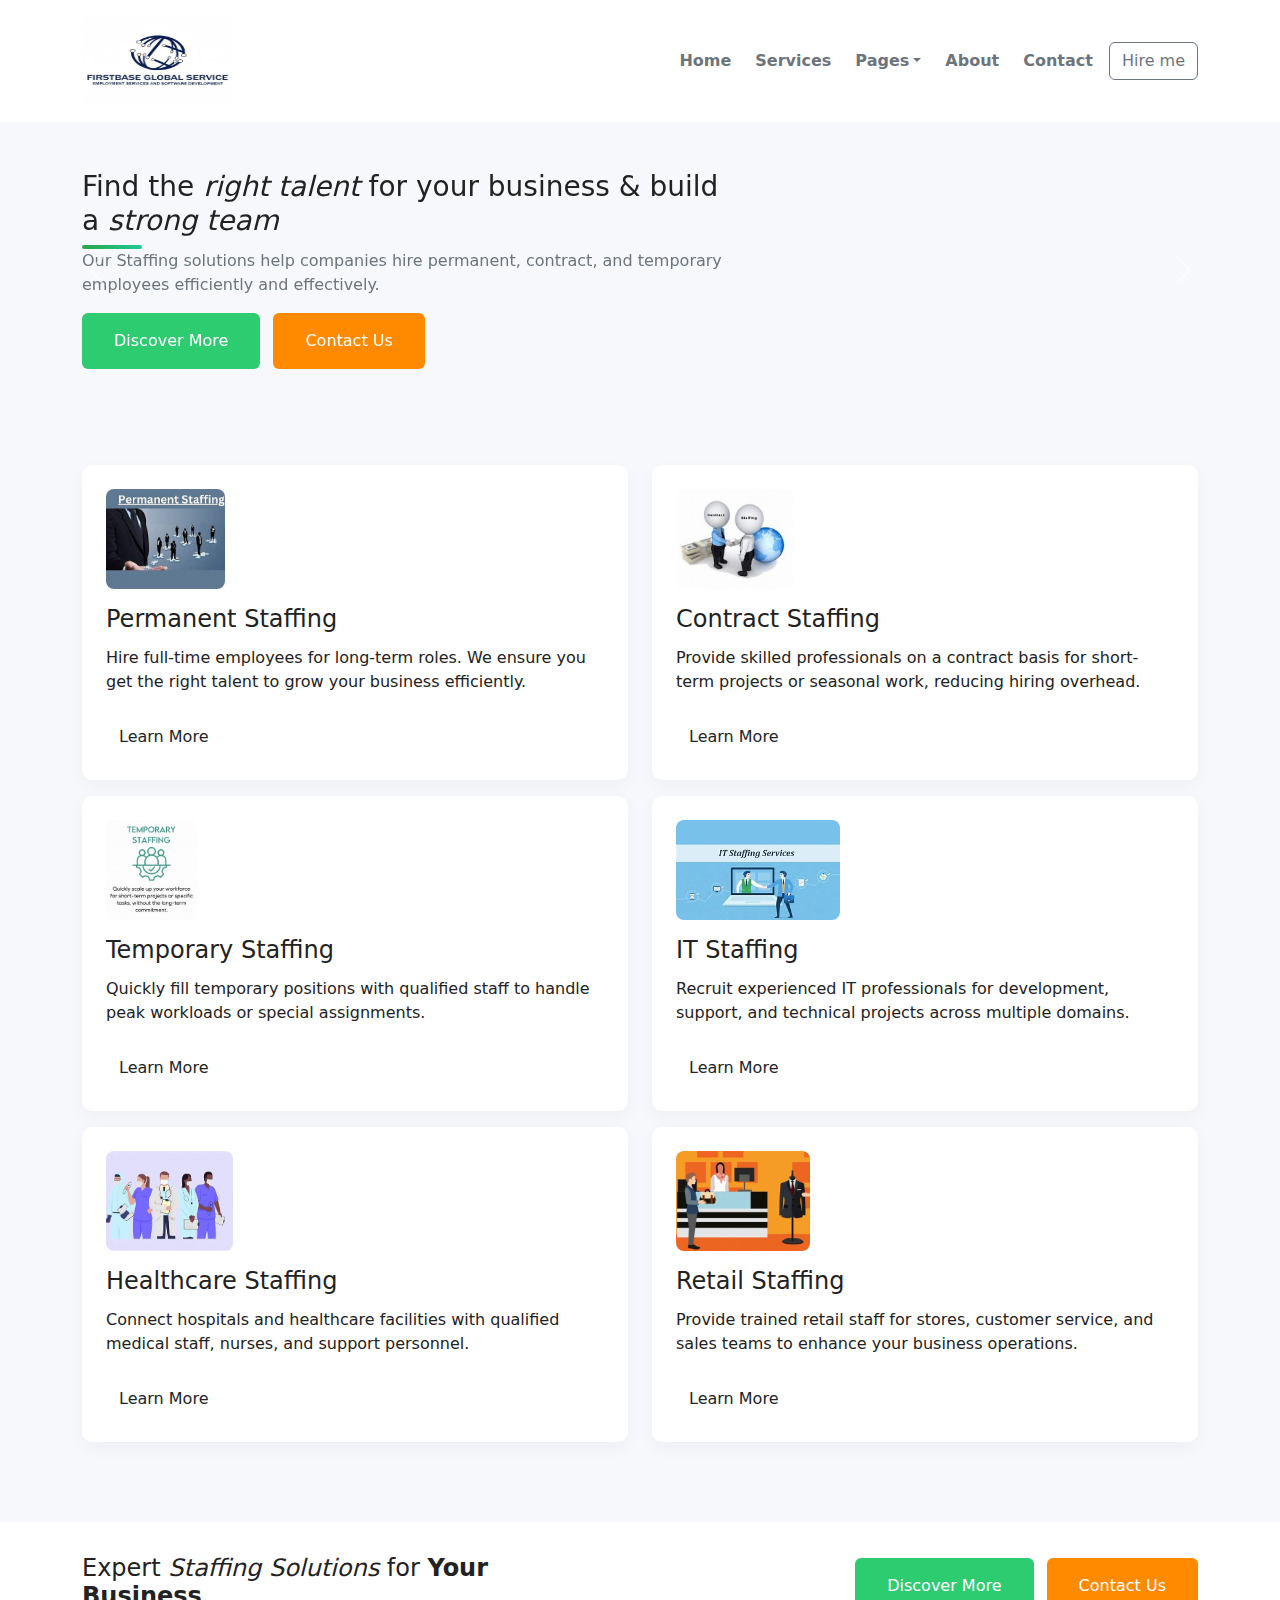
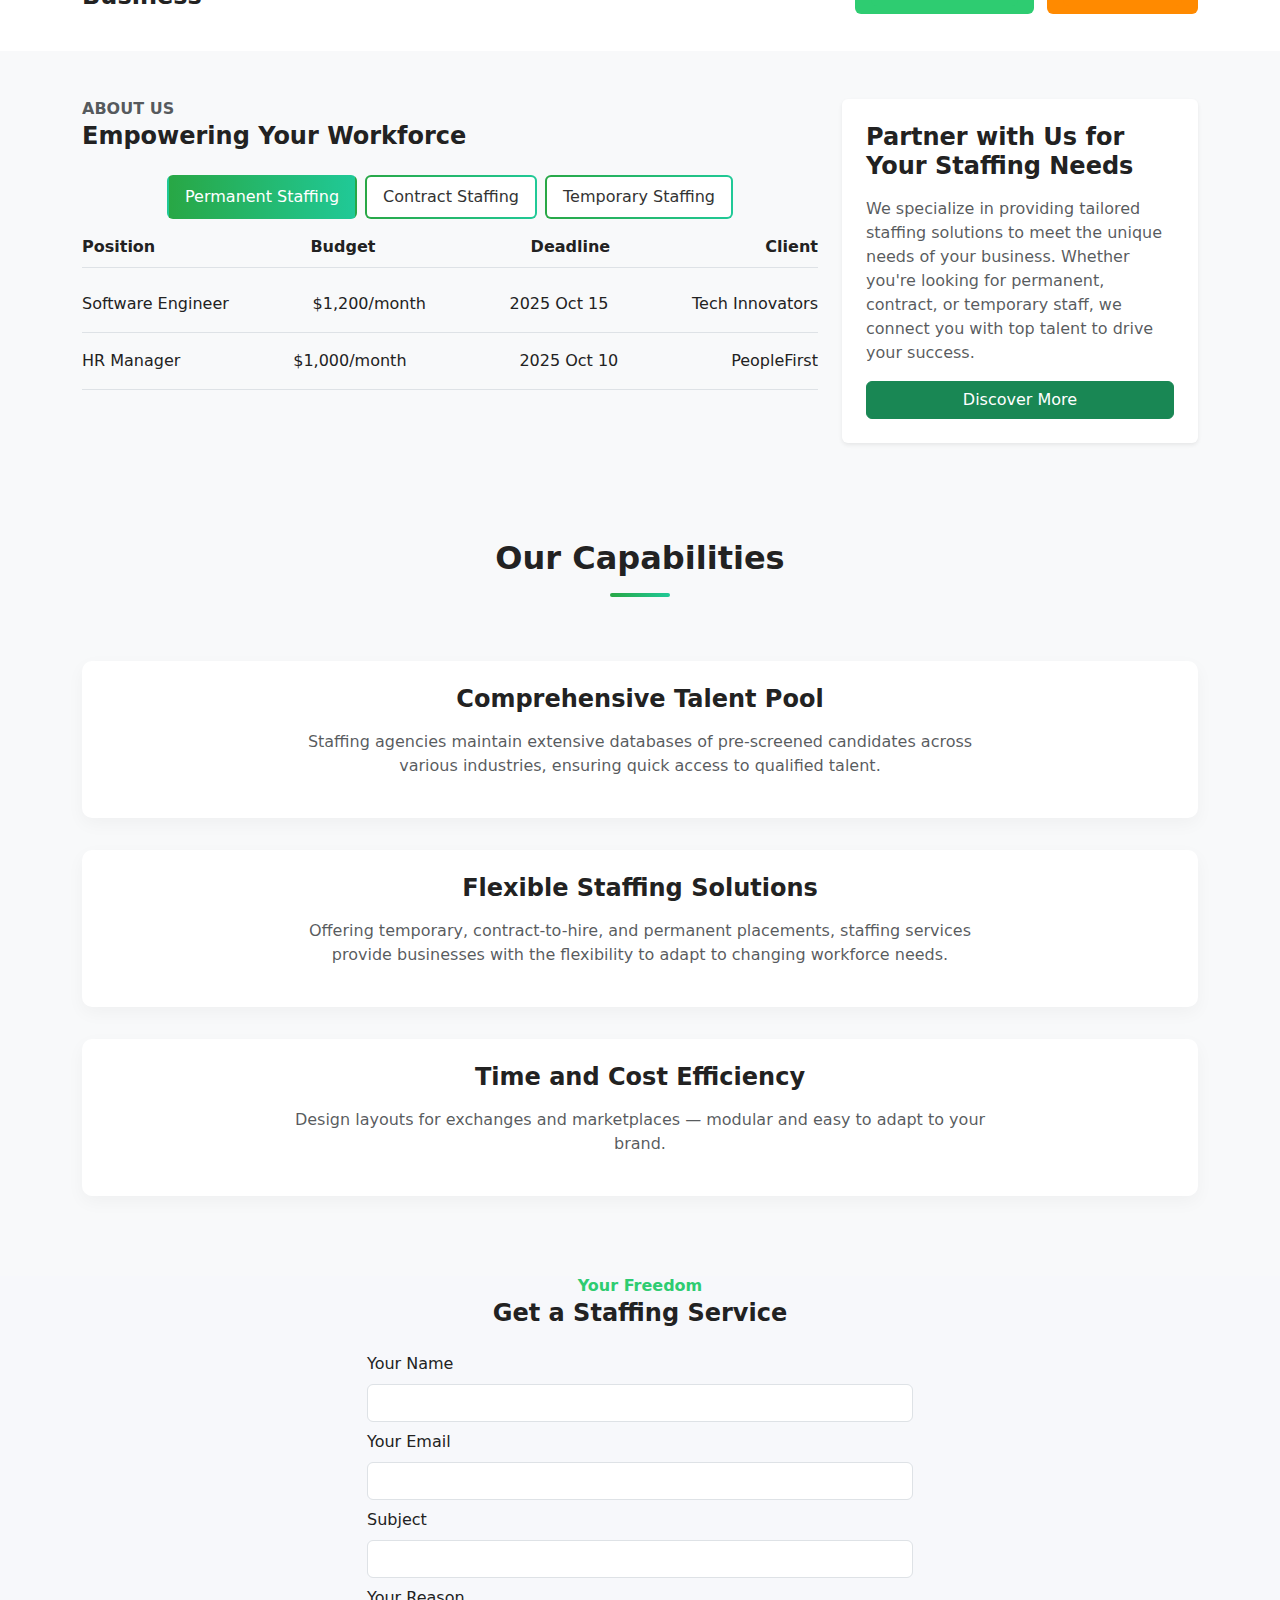
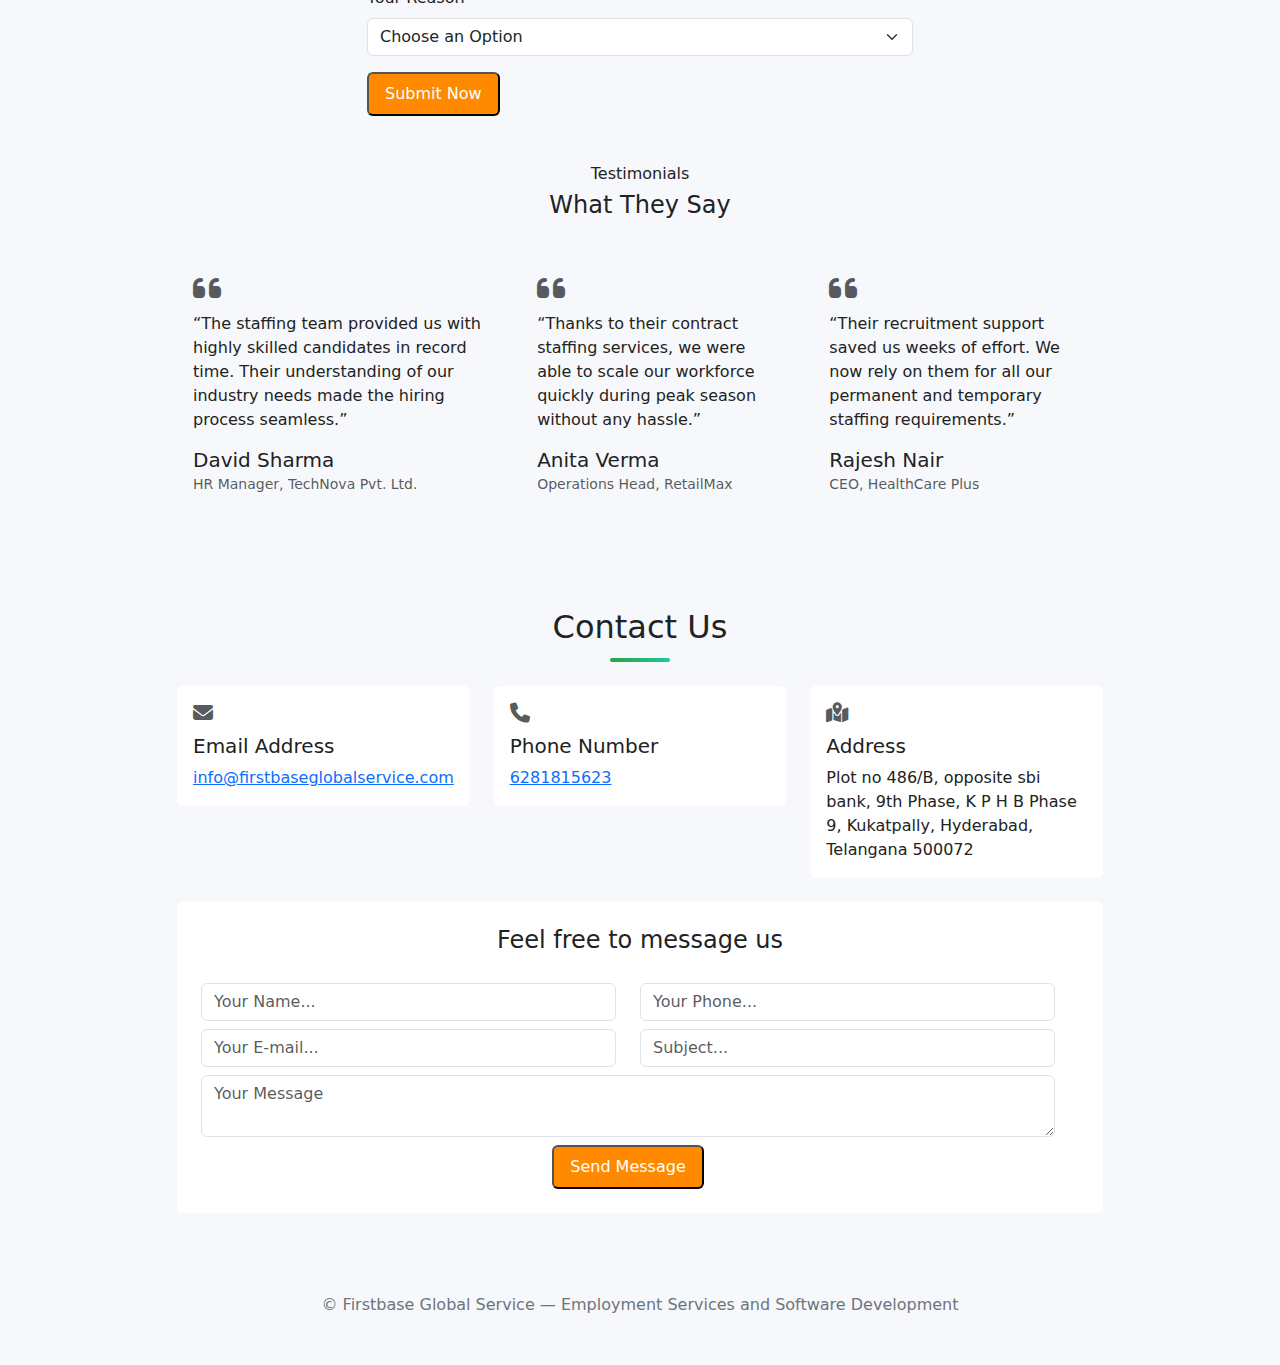
<file: staffing.html>
<!DOCTYPE html>
<html lang="en">
<head>
  <meta charset="utf-8" />
  <meta name="viewport" content="width=device-width, initial-scale=1" />
  <title>Staffing Page</title>

  <!-- Google font -->
  <link href="https://fonts.googleapis.com/css2?family=Poppins:wght@300;400;600;700&display=swap" rel="stylesheet">

  <!-- Bootstrap 5 -->
  <link href="https://cdn.jsdelivr.net/npm/bootstrap@5.3.3/dist/css/bootstrap.min.css" rel="stylesheet">

  <!-- Font Awesome -->
  <link rel="stylesheet" href="https://cdnjs.cloudflare.com/ajax/libs/font-awesome/6.5.0/css/all.min.css">

  <link rel="stylesheet" href="sl.css">
  <style>
    
  </style>
</head>
<body>

    <!-- Header -->
    <!-- NAVBAR -->
    <nav class="navbar navbar-expand-lg bg-white sticky-top">
    <div class="container">
        <a href="#">
          <img src="Imgaes/website-logo.jpeg" alt="Firstbase Global Service" height="90px" width="150px">
        </a>
        <button class="navbar-toggler" type="button" data-bs-toggle="collapse" data-bs-target="#navmenu"
                aria-controls="navmenu" aria-expanded="false" aria-label="Toggle navigation">
        <span class="navbar-toggler-icon"></span>
        </button>

        <div class="collapse navbar-collapse justify-content-end" id="navmenu">
        <ul class="navbar-nav gap-2 align-items-lg-center">
            <li class="nav-item"><a class="nav-link" href="index.html">Home</a></li>
            <li class="nav-item"><a class="nav-link" href="#services">Services</a></li>
            <li class="nav-item dropdown">
                <a class="nav-link dropdown-toggle" href="#" id="pagesDrop" role="button" data-bs-toggle="dropdown" aria-expanded="false">Pages</a>
                <ul class="dropdown-menu" aria-labelledby="pagesDrop">
                    <li><a class="dropdown-item" href="#services">Permanent staffing</a></li>
                    <li><a class="dropdown-item" href="#services">Contract Staffing</a></li>
                    <li><a class="dropdown-item" href="#services">Temporary Staffing</a></li>
                    <li><a class="dropdown-item" href="#services">IT Staffing</a></li>
                    <li><a class="dropdown-item" href="#services">Healthcare Staffing</a></li>
                    <li><a class="dropdown-item" href="#services">Retail Staffing</a></li>
                </ul>
            </li>
            <li class="nav-item"><a class="nav-link" href="#about">About</a></li>
            <li class="nav-item"><a class="nav-link" href="#contact">Contact</a></li>
            <li class="nav-item d-none d-lg-block"><a class="btn btn-outline-secondary" href="#contact">Hire me</a></li>
        </ul>
        </div>
    </div>
    </nav>


  <!-- Main carousel (Home) -->
  <section id="top" class="page-section">
    <div id="homeCarousel" class="carousel slide" data-bs-ride="carousel">
      <div class="carousel-inner">
        <div class="carousel-item active">
          <div class="container">
            <div class="row align-items-center">
              <div class="col-lg-7">
                <div class="header-text">
                  <h3>Find the <em>right talent</em> for your business &amp; build a <em>strong team</em></h3>
                  <div class="div-dec"></div>
                  <p>Our Staffing solutions help companies hire permanent, contract, and temporary employees efficiently and effectively.</p>
                  <div class="mt-3">
                    <span class="green-button me-2"><a href="#our-services" class="text-white text-decoration-none">Discover More</a></span>
                    <span class="orange-button"><a href="#contact" class="text-white text-decoration-none">Contact Us</a></span>
                  </div>
                </div>
              </div>                      
            </div>
          </div>
        </div>

        <div class="carousel-item">
          <div class="container">
            <div class="row align-items-center">
              <div class="col-lg-7">
                <div class="header-text">
                  <h3>Hire <em>top talent</em> quickly &amp; reduce <em>recruitment challenges</em></h3>
                  <div class="div-dec"></div>
                  <p>We specialize in finding the right candidates for every role, helping businesses scale their teams efficiently.</p>
                  <div class="mt-3">
                    <span class="green-button me-2"><a href="#services" class="text-white text-decoration-none">Discover More</a></span>
                    <span class="orange-button"><a href="#contact" class="text-white text-decoration-none">Contact Us</a></span>
                  </div>
                </div>
              </div>
            </div>
          </div>
        </div>

        <div class="carousel-item">
          <div class="container">
            <div class="row align-items-center">
              <div class="col-lg-7">
                <div class="header-text">
                  <h3>Your <em>Staffing Partner</em> for Growth &amp; <em>Business Success</em></h3>
                  <div class="div-dec"></div>
                  <p>From sourcing candidates to managing recruitment processes, we deliver end-to-end staffing solutions that drive results.</p>
                  <div class="mt-3">
                    <span class="green-button me-2"><a href="#about" class="text-white text-decoration-none">Discover More</a></span>
                    <span class="orange-button"><a href="#contact" class="text-white text-decoration-none">Contact Us</a></span>
                  </div>
                </div>
              </div>              
            </div>
          </div>
        </div>
      </div>

      <button class="carousel-control-prev" type="button" data-bs-target="#homeCarousel" data-bs-slide="prev">
        <span class="carousel-control-prev-icon" aria-hidden="true"></span>
      </button>
      <button class="carousel-control-next" type="button" data-bs-target="#homeCarousel" data-bs-slide="next">
        <span class="carousel-control-next-icon" aria-hidden="true"></span>
      </button>
    </div>
  </section>

  <!-- Services -->
  <section id="services" class="page-section">
    <div class="container">
      <div class="row">
        <div class="col-lg-6">
          <div class="service-item">          
            <img src="Imgaes/ps1.jpeg" alt="Permanent Staffing">
            <h4>Permanent Staffing</h4>
            <p>Hire full-time employees for long-term roles. We ensure you get the right talent to grow your business efficiently.</p>
            <a href="#permanent" class="btn btn-accent mt-2">Learn More</a>
          </div>
        </div>
        <div class="col-lg-6">
          <div class="service-item"> 
            <img src="Imgaes/contract Staffing.jpeg" alt="Contract Staffing">           
            <h4>Contract Staffing</h4>
            <p>Provide skilled professionals on a contract basis for short-term projects or seasonal work, reducing hiring overhead.</p>
            <a href="#contract" class="btn btn-accent mt-2">Learn More</a>
          </div>
        </div>
        <div class="col-lg-6">
          <div class="service-item">
            <img src="Imgaes/Temporary Staffing.jpeg" alt="Temporary Staffing">
            <h4>Temporary Staffing</h4>
            <p>Quickly fill temporary positions with qualified staff to handle peak workloads or special assignments.</p>
            <a href="#temporary" class="btn btn-accent mt-2">Learn More</a>
          </div>
        </div>
        <div class="col-lg-6">
          <div class="service-item">
            <img src="Imgaes/IT Staffing.jpeg" alt="IT Staffing">
            <h4>IT Staffing</h4>
            <p>Recruit experienced IT professionals for development, support, and technical projects across multiple domains.</p>
            <a href="#it-staffing" class="btn btn-accent mt-2">Learn More</a>
          </div>
        </div>
        <div class="col-lg-6">
          <div class="service-item">
            <img src="Imgaes/Healthcare Staffing.jpeg" alt="Health Staffing">
            <h4>Healthcare Staffing</h4>
            <p>Connect hospitals and healthcare facilities with qualified medical staff, nurses, and support personnel.</p>
            <a href="#healthcare" class="btn btn-accent mt-2">Learn More</a>
          </div>
        </div>
        <div class="col-lg-6">
          <div class="service-item">
            <img src="Imgaes/Retail Staffing.jpeg" alt="Retail Staffing">
            <h4>Retail Staffing</h4>
            <p>Provide trained retail staff for stores, customer service, and sales teams to enhance your business operations.</p>
            <a href="#retail" class="btn btn-accent mt-2">Learn More</a>
          </div>
        </div>
      </div>
    </div>
  </section>

  <!-- Simple CTA -->
  <section class="simple-cta">
    <div class="container">
      <div class="row align-items-center">
        <div class="col-lg-5">
          <h4>Expert <em>Staffing Solutions</em> for <strong>Your Business</strong></h4>
        </div>
        <div class="col-lg-7 text-lg-end">
          <div class="buttons">
            <span class="green-button me-2"><a href="#our-services" class="text-white text-decoration-none">Discover More</a></span>
            <span class="orange-button"><a href="#contact" class="text-white text-decoration-none">Contact Us</a></span>
          </div>
        </div>
      </div>
    </div>
  </section>

  <!-- About -->
  <section id="about" class="page-section py-5 bg-light">
  <div class="container">
    <div class="row g-4">
      
      <!-- Left Content -->
      <div class="col-lg-8">
        <div class="section-heading mb-4">
          <h6 class="text-uppercase text-muted">About Us</h6>
          <h4 class="fw-bold">Empowering Your Workforce</h4>
        </div>

        <div class="naccs">
          <!-- Tabs -->
          <div class="menu d-flex flex-wrap gap-2 mb-3" id="aboutTabs">
            <div class="gradient-border active px-3 py-2 rounded" data-tab="tab1">
              <span>Permanent Staffing</span>
            </div>
            <div class="gradient-border px-3 py-2 rounded" data-tab="tab2">
              <span>Contract Staffing</span>
            </div>
            <div class="gradient-border px-3 py-2 rounded" data-tab="tab3">
              <span>Temporary Staffing</span>
            </div>
          </div>

          <!-- Tab Content -->
          <ul class="nacc list-unstyled" id="aboutContent">
            
            <!-- Permanent Staffing -->
            <li id="tab1" class="tab-pane">
              <!-- Header row (desktop only) -->
              <div class="main-list d-none d-md-flex justify-content-between fw-bold border-bottom pb-2 mb-2">
                <span>Position</span>
                <span>Budget</span>
                <span>Deadline</span>
                <span>Client</span>
              </div>

              <!-- Item -->
              <div class="list-item border-bottom py-3">
                <div class="d-flex justify-content-between d-none d-md-flex">
                  <span>Software Engineer</span>
                  <span>$1,200/month</span>
                  <span>2025 Oct 15</span>
                  <span>Tech Innovators</span>
                </div>
                <!-- Mobile stacked view -->
                <div class="d-block d-md-none small">
                  <p class="mb-1"><strong>Position:</strong> Software Engineer</p>
                  <p class="mb-1"><strong>Budget:</strong> $1,200/month</p>
                  <p class="mb-1"><strong>Deadline:</strong> 2025 Oct 15</p>
                  <p class="mb-0"><strong>Client:</strong> Tech Innovators</p>
                </div>
              </div>

              <!-- Item -->
              <div class="list-item border-bottom py-3">
                <div class="d-flex justify-content-between d-none d-md-flex">
                  <span>HR Manager</span>
                  <span>$1,000/month</span>
                  <span>2025 Oct 10</span>
                  <span>PeopleFirst</span>
                </div>
                <!-- Mobile stacked view -->
                <div class="d-block d-md-none small">
                  <p class="mb-1"><strong>Position:</strong> HR Manager</p>
                  <p class="mb-1"><strong>Budget:</strong> $1,000/month</p>
                  <p class="mb-1"><strong>Deadline:</strong> 2025 Oct 10</p>
                  <p class="mb-0"><strong>Client:</strong> PeopleFirst</p>
                </div>
              </div>
            </li>

            <!-- Contract Staffing -->
            <li id="tab2" class="tab-pane d-none">
              <div class="main-list d-none d-md-flex justify-content-between fw-bold border-bottom pb-2 mb-2">
                <span>Position</span>
                <span>Budget</span>
                <span>Deadline</span>
                <span>Client</span>
              </div>

              <div class="list-item py-3">
                <div class="d-flex justify-content-between d-none d-md-flex">
                  <span>Project Manager</span>
                  <span>$1,500/month</span>
                  <span>2025 Oct 20</span>
                  <span>BuildRight</span>
                </div>
                <div class="d-block d-md-none small">
                  <p class="mb-1"><strong>Position:</strong> Project Manager</p>
                  <p class="mb-1"><strong>Budget:</strong> $1,500/month</p>
                  <p class="mb-1"><strong>Deadline:</strong> 2025 Oct 20</p>
                  <p class="mb-0"><strong>Client:</strong> BuildRight</p>
                </div>
              </div>
            </li>

            <!-- Temporary Staffing -->
            <li id="tab3" class="tab-pane d-none">
              <div class="main-list d-none d-md-flex justify-content-between fw-bold border-bottom pb-2 mb-2">
                <span>Position</span>
                <span>Budget</span>
                <span>Estimated</span>
                <span>Technology</span>
              </div>

              <div class="list-item py-3">
                <div class="d-flex justify-content-between d-none d-md-flex">
                  <span>Data Analyst</span>
                  <span>$800/month</span>
                  <span>2025 Oct 18</span>
                  <span>DataWorks</span>
                </div>
                <div class="d-block d-md-none small">
                  <p class="mb-1"><strong>Position:</strong> Data Analyst</p>
                  <p class="mb-1"><strong>Budget:</strong> $800/month</p>
                  <p class="mb-1"><strong>Estimated:</strong> 2025 Oct 18</p>
                  <p class="mb-0"><strong>Technology:</strong> DataWorks</p>
                </div>
              </div>
            </li>

          </ul>
        </div>
      </div>

      <!-- Right Content -->
      <div class="col-lg-4">
        <div class="right-content p-4 bg-white rounded shadow-sm h-100 d-flex flex-column justify-content-between">
          <div>
            <h4 class="fw-bold mb-3">Partner with Us for Your Staffing Needs</h4>
            <p class="text-muted">
              We specialize in providing tailored staffing solutions to meet the unique needs of your business. Whether you're looking for permanent, contract, or temporary staff, we connect you with top talent to drive your success.
            </p>
          </div>
          <div>
            <a href="#contact" class="btn btn-success w-100">Discover More</a>
          </div>
        </div>
      </div>

    </div>
  </div>
  </section>

  <!-- Our Services (detailed) -->
  <section id="our-services" class="page-section py-5 bg-light">
  <div class="container">
    <!-- Section Heading -->
    <div class="row mb-5">
      <div class="col-12 text-center">
        <h2 class="fw-bold">Our Capabilities</h2>
        <div class="div-dec mx-auto my-3"></div>
      </div>
    </div>

    <!-- Service 1 -->
    <div class="service-item mb-5">
      <div class="row justify-content-center">
        <div class="col-lg-8 text-center">
          <h4 class="fw-bold mb-3">Comprehensive Talent Pool</h4>
          <p class="text-muted">
            Staffing agencies maintain extensive databases of pre-screened candidates across various industries, ensuring quick access to qualified talent.
          </p>
        </div>
      </div>
    </div>

    <!-- Service 2 -->
    <div class="service-item mb-5">
      <div class="row justify-content-center">
        <div class="col-lg-8 text-center">
          <h4 class="fw-bold mb-3">Flexible Staffing Solutions</h4>
          <p class="text-muted">
            Offering temporary, contract-to-hire, and permanent placements, staffing services provide businesses with the flexibility to adapt to changing workforce needs.
          </p>
        </div>
      </div>
    </div>

    <!-- Service 3 -->
    <div class="service-item mb-5">
      <div class="row justify-content-center">
        <div class="col-lg-8 text-center">
          <h4 class="fw-bold mb-3">Time and Cost Efficiency</h4>
          <p class="text-muted">
            Design layouts for exchanges and marketplaces — modular and easy to adapt to your brand.
          </p>
        </div>
      </div>
    </div>
  </div>
  </section>

  <!-- Calculator-like form -->
  <section class="page-sectionpy-5 d-flex align-items-center">
    <div class="container">
      <div class="row justify-content-center">
        <div class="col-lg-6 col-md-8">
          <div class="section-heading text-center mb-4">
            <h6>Your Freedom</h6>
            <h4>Get a Staffing Service</h4>
          </div>

          <form id="calculate" onsubmit="event.preventDefault(); alert('Form submitted (demo).');">
            <div class="mb-2">
              <label for="cName" class="form-label">Your Name</label>
              <input id="cName" class="form-control" required>
            </div>
            <div class="mb-2">
              <label for="cEmail" class="form-label">Your Email</label>
              <input id="cEmail" class="form-control" type="email" required>
            </div>
            <div class="mb-2">
              <label for="cSubject" class="form-label">Subject</label>
              <input id="cSubject" class="form-control">
            </div>
            <div class="mb-2">
              <label for="chooseOption" class="form-label">Your Reason</label>
              <select id="chooseOption" class="form-select">
                <option>Choose an Option</option>
                <option>Permanent Staffing</option>
                <option>Contract Staffing</option>
                <option>Temporary Staffing</option>
                <option>IT Staffing</option>
                <option>Healthcare Staffing</option>
                <option>Retail Staffing</option>
              </select>
            </div>
            <button class="orange-button mt-2" type="submit">Submit Now</button>
          </form>
        </div>
      </div>
    </div>
  </section>

  <!-- Testimonials -->
  <section id="testimonials" class="page-section">
    <div class="container">
      <div class="row">
        <div class="col-lg-6 offset-lg-3 text-center mb-4">
          <h6>Testimonials</h6>
          <h4>What They Say</h4>
        </div>
        <div class="col-lg-10 offset-lg-1">
          <div class="d-flex gap-3 flex-column flex-md-row">
            <div class="owl-testimonials item p-3">
              <i class="fa fa-quote-left fa-2x mb-2 text-muted"></i>
              <p>“The staffing team provided us with highly skilled candidates in record time. Their understanding of our industry needs made the hiring process seamless.”</p>
              <h5 class="mb-0">David Sharma</h5>
              <small class="text-muted">HR Manager, TechNova Pvt. Ltd.</small>
            </div>

            <div class="owl-testimonials item p-3">
              <i class="fa fa-quote-left fa-2x mb-2 text-muted"></i>
              <p>“Thanks to their contract staffing services, we were able to scale our workforce quickly during peak season without any hassle.”</p>
              <h5 class="mb-0">Anita Verma</h5>
              <small class="text-muted">Operations Head, RetailMax</small>
            </div>

            <div class="owl-testimonials item p-3">
              <i class="fa fa-quote-left fa-2x mb-2 text-muted"></i>
              <p>“Their recruitment support saved us weeks of effort. We now rely on them for all our permanent and temporary staffing requirements.”</p>
              <h5 class="mb-0">Rajesh Nair</h5>
              <small class="text-muted">CEO, HealthCare Plus</small>
            </div>
          </div>
        </div>
      </div>
    </div>
  </section>

  <!-- Contact -->
  <section id="contact" class="page-section">
    <div class="container">
      <div class="row">
        <div class="col-12 text-center mb-3">
          <h2>Contact Us</h2>
          <div class="div-dec" style="margin:0.5rem auto"></div>
        </div>

        <div class="col-lg-10 offset-lg-1">
          <div class="row">
            <div class="col-lg-4">
              <div class="info-item p-3 bg-white rounded">
                <i class="fa fa-envelope fa-lg text-muted"></i>
                <h5 class="mt-2">Email Address</h5>
                <a href="mailto:info@company.com">info@firstbaseglobalservice.com</a>
              </div>
            </div>
            <div class="col-lg-4">
              <div class="info-item p-3 bg-white rounded">
                <i class="fa fa-phone fa-lg text-muted"></i>
                <h5 class="mt-2">Phone Number</h5>
                <a href="tel:6281815623">6281815623</a>
              </div>
            </div>
            <div class="col-lg-4">
              <div class="info-item p-3 bg-white rounded">
                <i class="fa fa-map-marked-alt fa-lg text-muted"></i>
                <h5 class="mt-2">Address</h5>
                <span>Plot no 486/B, opposite sbi bank, 9th Phase, K P H B Phase 9, Kukatpally, Hyderabad, Telangana 500072</span>
              </div>
            </div>
          </div>

          <div class="contact-us-form mt-4 p-4 bg-white rounded">
            <div class="row">
              <div class="col-lg-6 offset-lg-3 text-center mb-3">
                <h4>Feel free to message us</h4>
              </div>

              <form id="contactForm" onsubmit="event.preventDefault(); alert('Message sent (demo)');" class="row">
                <div class="col-lg-6 mb-2"><input class="form-control" placeholder="Your Name..." required></div>
                <div class="col-lg-6 mb-2"><input class="form-control" placeholder="Your Phone..." required></div>
                <div class="col-lg-6 mb-2"><input class="form-control" placeholder="Your E-mail..." type="email" required></div>
                <div class="col-lg-6 mb-2"><input class="form-control" placeholder="Subject..."></div>
                <div class="col-12 mb-2"><textarea class="form-control" placeholder="Your Message"></textarea></div>
                <div class="col-12 text-center"><button class="orange-button" type="submit">Send Message</button></div>
              </form>

            </div>
          </div>

        </div>

      </div>
    </div>
  </section>

  <!-- Footer -->
  <footer>
    <div class="container">
      <div class="row">
        <div class="col-lg-12">
          <p>© <span id="year"></span> Firstbase Global Service — Employment Services and Software Development</p>
        </div>
      </div>
    </div>
  </footer>

  <!-- Bootstrap JS + dependencies (Popper included) -->
  <script src="https://cdn.jsdelivr.net/npm/bootstrap@5.3.3/dist/js/bootstrap.bundle.min.js"></script>

  <script>
    // Mobile menu toggle
    const menuToggle = document.getElementById('menuToggle');
    const mobileNav = document.getElementById('mobileNav');
    menuToggle?.addEventListener('click', () => {
      if (mobileNav.style.display === 'none' || mobileNav.style.display === '') {
        mobileNav.style.display = 'block';
      } else {
        mobileNav.style.display = 'none';
      }
    });

    // Simple about tabs switching (works without third-party)
    document.querySelectorAll('#aboutTabs .gradient-border').forEach(tab => {
      tab.addEventListener('click', function () {
        document.querySelectorAll('#aboutTabs .gradient-border').forEach(t => t.classList.remove('active'));
        this.classList.add('active');
        document.querySelectorAll('#aboutContent li').forEach(c => c.classList.add('d-none'));
        document.getElementById(this.getAttribute('data-tab')).classList.remove('d-none');
      });
    });

    // Minimal accordion behavior for any .accordion-card used
    document.querySelectorAll('.accordion-card .accordion-head').forEach(head => {
      head.addEventListener('click', () => {
        const body = head.parentElement.querySelector('.accordion-body');
        if (!body) return;
        if (body.style.display === 'block') { body.style.display = 'none'; }
        else { body.style.display = 'block'; }
      });
    });

    // preserve nav active state on scroll (simple)
    const links = document.querySelectorAll('.main-nav .nav-link');
    const sections = [...document.querySelectorAll('section[id]'), document.getElementById('top')];
    window.addEventListener('scroll', () => {
      const y = window.scrollY + 120;
      sections.forEach(sec => {
        const top = sec.offsetTop;
        const h = sec.offsetHeight;
        if (y >= top && y < top + h) {
          links.forEach(l => l.classList.remove('active'));
          const id = sec.id;
          const link = document.querySelector('.main-nav .nav-link[href="#' + id + '"]');
          if (link) link.classList.add('active');
        }
      });
    });
  </script>

</body>
</html>
</file>
<file: sl.css>
:root{
    --accent-green:#2ecc71;
    --accent-orange:#ff8a00;
    --dark:#222;
    --muted:#6c757d;
    --bg:#f7f8fb;
    font-family: "Poppins", sans-serif;
}

body { background: var(--bg); color: #222; margin: 0; padding: 0; }

/* Sections - reduce unwanted space */
.page-section {
  padding: 2.5rem 0;   /* reduced from 3rem */
}
.page-section h2,
.page-section h4 {
  margin-bottom: 0.75rem;
}

/* Header / Navbar */
.navbar {
padding: 1rem 0;
transition: all 0.3s;
z-index: 1000;
}
.navbar-brand {
font-weight: 700;
color: var(--dark);
}
.nav-link {
color: var(--muted);
font-weight: 600;
}
.nav-link:hover {
color: var(--dark);
}

.menu-trigger { display:none; cursor:pointer; padding: .5rem 1rem; }
.page-heading { padding: 4rem 0; background: linear-gradient(90deg,#fff 0,#f7f7f9 100%); text-align:center; }
.page-heading h2 { font-weight:700; margin-bottom:.5rem; }

/* Carousel slide text */
.header-text h2{ font-weight:700; font-size:32px; }
.header-text p{ color:var(--muted); }

/* Buttons */
.green-button a, .green-button { background:var(--accent-green); color:white; padding: .5rem 1rem; border-radius:6px; display:inline-block; text-decoration:none;}
.orange-button a, .orange-button { background:var(--accent-orange); color:white; padding: .5rem 1rem; border-radius:6px; display:inline-block; text-decoration:none; }

/* Services / features */
.service-item { background:white; padding:1.5rem; border-radius:10px; box-shadow:0 6px 18px rgba(15,15,15,0.04); margin-bottom:1rem; }
.service-item i { font-size:28px; color:var(--accent-green); margin-bottom:.5rem; display:block; }

/* Simple CTA */
.simple-cta { padding:2rem 0; background:linear-gradient(90deg,#fff,#fff); margin-top:1rem; }

/* About / tabs like area */
.naccs .menu { display:flex; gap:.5rem; justify-content:center; flex-wrap:wrap; margin-bottom:1rem; }
.gradient-border {
  cursor: pointer;
  border: 2px solid transparent;
  background: linear-gradient(white, white) padding-box,
              linear-gradient(90deg, #28a745, #20c997) border-box;
  color: #333;
  font-weight: 500;
  transition: all 0.3s ease;
}
.gradient-border.active {
  background: linear-gradient(90deg, #28a745, #20c997);
  color: #fff;
}
.tab-pane {
  transition: all 0.3s ease-in-out;
}

.div-dec {
  width: 60px;
  height: 4px;
  background: linear-gradient(90deg, #28a745, #20c997);
  border-radius: 2px;
}

/* Service item hover effect */
.service-item {
  transition: transform 0.3s ease, box-shadow 0.3s ease;
}
/* Service images */
.service-item img {
  height: 100px;
  max-height: 180px;
  object-fit: cover;
  border-radius: 8px;
  margin-bottom: 1rem;
  transition: transform 0.3s ease;
}
.service-item:hover img {
  transform: scale(1.03);
}

.service-item:hover {
  transform: translateY(-5px);
}

.service-item.mb-5 {
  margin-bottom: 2rem !important; /* tighter spacing */
}

/* Calculator/contact form */
.section-heading h6{ color:var(--accent-green); font-weight:600; margin-bottom:.25rem;}
.section-heading h4{ font-weight:700; }

/* Testimonials */
.owl-testimonials .item{ background:white; padding:1.25rem; border-radius:8px; box-shadow:0 8px 20px rgba(0,0,0,.04); }
.owl-testimonials .item p{ color:var(--muted); }

/* Partners grid */
.partners .item img{ max-width:100%; opacity:.85; filter:grayscale(10%); }

/* Footer */
footer { padding:2rem 0; text-align:center; color:var(--muted); background:transparent; }

/* Responsive tweaks */
@media(max-width:991px){
  .menu-trigger { display:block; }
  .main-nav .nav { display:none; }
}

/* Small utilities */
.left-image img, .right-image img { max-width:100%; border-radius:8px; }
.page-section { padding: 3rem 0; }
.map iframe { border-radius:8px; }

/* Accordion simplified */
.accordion-card { background:white; padding:1rem; border-radius:8px; margin-bottom:.8rem; box-shadow:0 6px 18px rgba(0,0,0,.04); }
.accordion-head { display:flex; justify-content:space-between; align-items:center; cursor:pointer; }
.accordion-body { display:none; padding-top:.75rem; color:var(--muted); }
</file>
<file: payroll1.css>
:root{
    --purple-1:#6f42c1;
    --purple-2:#8a63d9;
    --bg:#0f0b1a;
    --muted:#bdb6d8;
    --glass: rgba(255,255,255,0.06);
    --max-width:1200px;
}
*{box-sizing:border-box}
body{font-family:Inter, system-ui, -apple-system, "Segoe UI", Roboto, "Helvetica Neue", Arial; margin:0; background:linear-gradient(180deg,#0b0712 0%, #0f0b1a 100%); color:#fff; line-height:1.5}
a{color:inherit; text-decoration:none}
.container{width:90%; max-width:var(--max-width); margin:0 auto}

/* Header / Nav */
header{position:sticky; top:0; z-index:40; backdrop-filter: blur(8px); background:linear-gradient(180deg, rgba(15,11,26,0.6), rgba(15,11,26,0.3)); border-bottom:1px solid rgba(255,255,255,0.03)}
.nav{display:flex; align-items:center; justify-content:space-between; gap:1rem; padding:12px 0}
.brand{display:flex; align-items:center; gap:12px}
.logo{height:42px; width:42px; border-radius:8px; background:linear-gradient(135deg,var(--purple-1),var(--purple-2)); display:flex; align-items:center; justify-content:center; font-weight:700; color:#fff}
nav ul{display:flex; gap:18px; list-style:none; margin:0; padding:0}
nav li a{padding:8px 10px; border-radius:8px; font-weight:500; color:var(--muted)}
.cta{background: linear-gradient(90deg,var(--purple-2),var(--purple-1)); padding:9px 14px; border-radius:10px; font-weight:600}
.menu-toggle{display:none; background:transparent; border:0; color:#fff; font-size:20px}

/* Hero */
.hero{padding:60px 0 40px; display:grid; grid-template-columns:1fr 480px; gap:40px; align-items:center}
.hero-left h1{font-size:40px; margin:0 0 12px; line-height:1.05}
.eyebrow{display:inline-block; background:linear-gradient(90deg,var(--purple-2),var(--purple-1)); color:#fff; padding:6px 10px; border-radius:999px; font-weight:600; font-size:13px}
.hero p{color:var(--muted); margin-top:12px}
.hero-cta{margin-top:20px; display:flex; gap:12px; flex-wrap:wrap}
.btn{padding:12px 18px; border-radius:10px; font-weight:600}
.btn-outline{border:1px solid rgba(255,255,255,0.08); background:transparent}

.card{background:linear-gradient(180deg, rgba(255,255,255,0.03), rgba(255,255,255,0.02)); padding:20px; border-radius:14px; box-shadow: 0 6px 30px rgba(11,8,20,0.6); border:1px solid rgba(255,255,255,0.03)}
.stats{display:flex; gap:18px; margin-top:16px}
.stat{min-width:110px}
.stat h3{margin:0; font-size:20px}
.stat p{margin:4px 0 0; color:var(--muted); font-size:14px}

/* Features */
.features{padding:40px 0}
.grid{display:grid; grid-template-columns:repeat(3,1fr); gap:22px}
.feature h4{margin:0 0 10px}
.feature p{color:var(--muted); margin:0}
.feature img {
  height: 100pz;
  max-height: 160px;
  object-fit: cover;
  border-radius: 8px;
  margin-bottom: 1rem;
  transition: transform 0.3s ease;
}

.feature:hover img {
  transform: scale(1.03);
}

/* Services / About */
.about{display:flex; gap:24px; align-items:center}
.about .text{flex:1}
.about .visual{width:420px; min-height:260px; border-radius:14px; background:linear-gradient(135deg, rgba(138,99,217,0.18), rgba(111,66,193,0.12)); display:flex; align-items:center; justify-content:center; color:var(--muted)}

/* Pricing */
.pricing{display:grid; grid-template-columns:repeat(3,1fr); gap:18px}
.plan{padding:20px; border-radius:12px; background:linear-gradient(180deg, rgba(255,255,255,0.02), rgba(255,255,255,0.01)); border:1px solid rgba(255,255,255,0.03)}
.plan h3{margin:6px 0}
.plan ul{color:var(--muted); padding-left:18px}

/* Sections - reduce unwanted space */
.page-section {
  padding: 2.5rem 0;   /* reduced from 3rem */
}
.page-section h2,
.page-section h4 {
  margin-bottom: 0.75rem;
}

/* Contact */
.contact{display:grid; grid-template-columns:1fr 420px; gap:22px; align-items:start; padding:40px 0}
form{display:grid; gap:12px}
input, textarea{background:transparent; border:1px solid rgba(255,255,255,0.06); padding:12px; border-radius:10px; color:#fff}
textarea{min-height:120px; resize:vertical}

footer{padding:30px 0; border-top:1px solid rgba(255,255,255,0.03); color:var(--muted)}

/* Responsive */
@media (max-width:1040px){
  .hero{grid-template-columns:1fr; text-align:center}
  .hero-left{order:2}
  .hero .card{order:1}
  .about{flex-direction:column}
  .about .visual{width:100%}
  .grid{grid-template-columns:repeat(2,1fr)}
  .pricing{grid-template-columns:repeat(2,1fr)}
  .page-section { padding: 3rem 0; }
  .contact{grid-template-columns:1fr}
}
@media (max-width:1040px){
  nav ul{display:none}
  .menu-toggle{display:inline-block}
  .hero h1{font-size:28px}
  .features{padding:20px 0}
  .grid{grid-template-columns:1fr}
  .pricing{grid-template-columns:1fr}
  .logo{height:36px; width:36px}
  .brand span{display:none}
}

/* Small visual niceties */
.decorative-blob{position:absolute; right:2%; top:12%; width:420px; height:420px; border-radius:50%; filter:blur(48px); background: radial-gradient(circle at 30% 30%, rgba(138,99,217,0.48), rgba(111,66,193,0.18) 40%, transparent 60%); pointer-events:none; z-index:1}
.muted-small{color:var(--muted); font-size:13px}

/* Mobile nav drawer */
.mobile-nav{position:fixed; inset:0; background:linear-gradient(180deg, rgba(9,6,16,0.92), rgba(9,6,16,0.98)); transform:translateY(-100%); transition:transform .28s ease; padding:30px; z-index: 9999;}
.mobile-nav.open{transform:translateY(0)}
.mobile-nav ul{list-style:none; padding:0; margin:40px 0 0; display:flex; flex-direction:column; gap:14px}
.mobile-nav a {
    font-size: 18px;
    font-weight: 500;
    padding: 10px;
    border-radius: 8px;
    color: #fff;
}
.mobile-nav a:hover {
    background: rgba(255,255,255,0.08);
}
</file>
